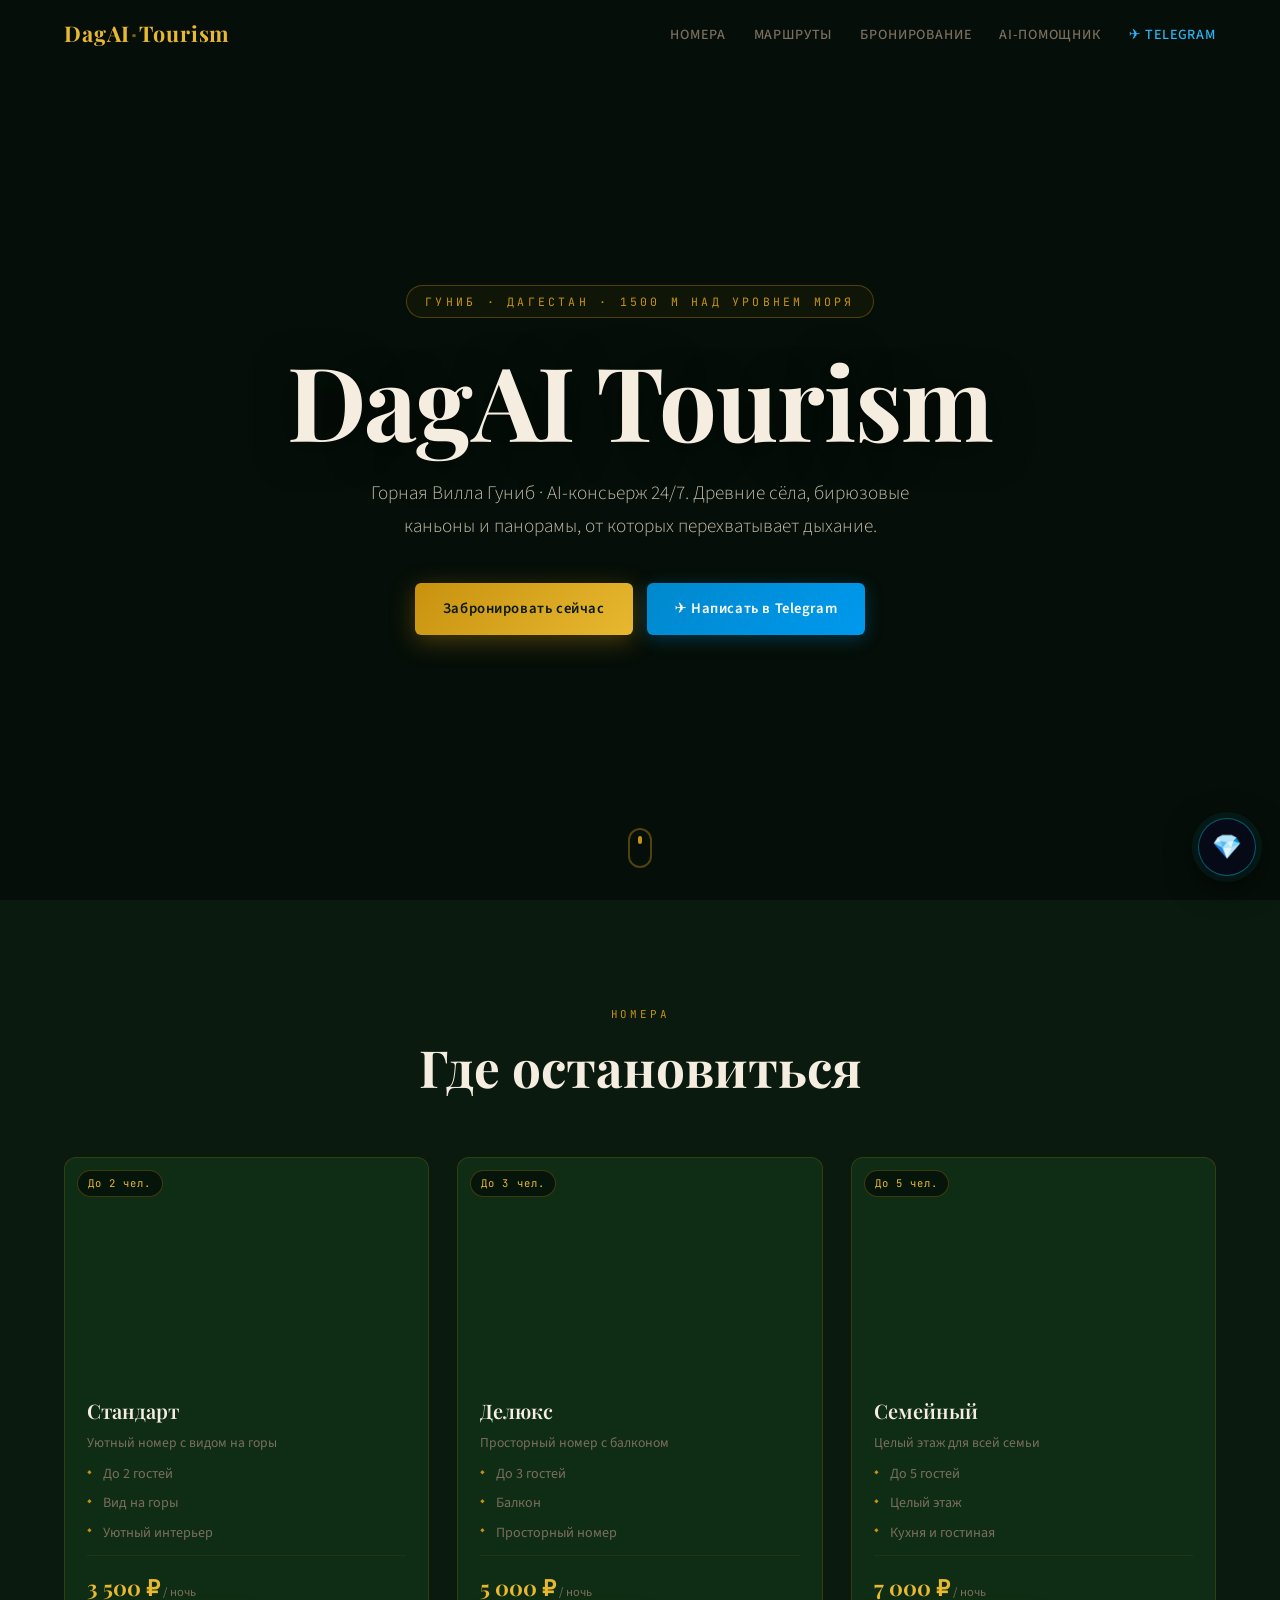
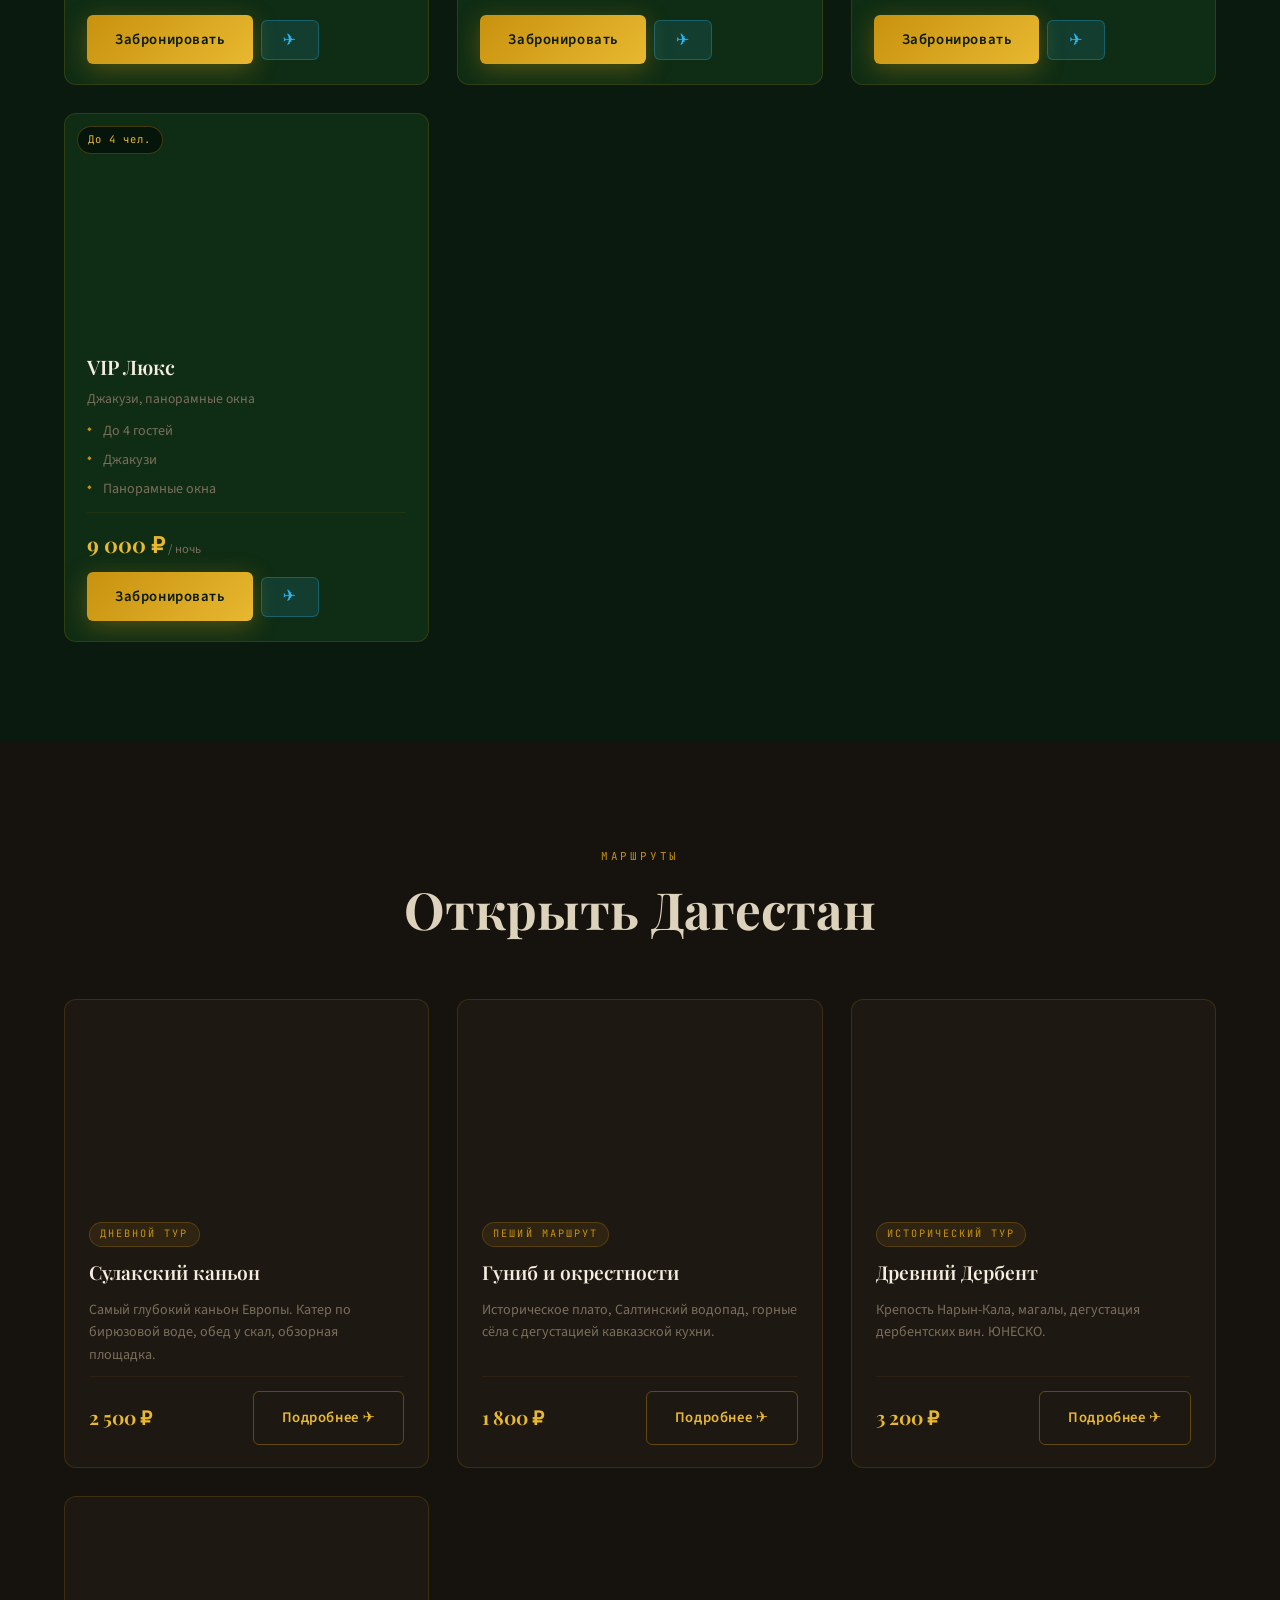
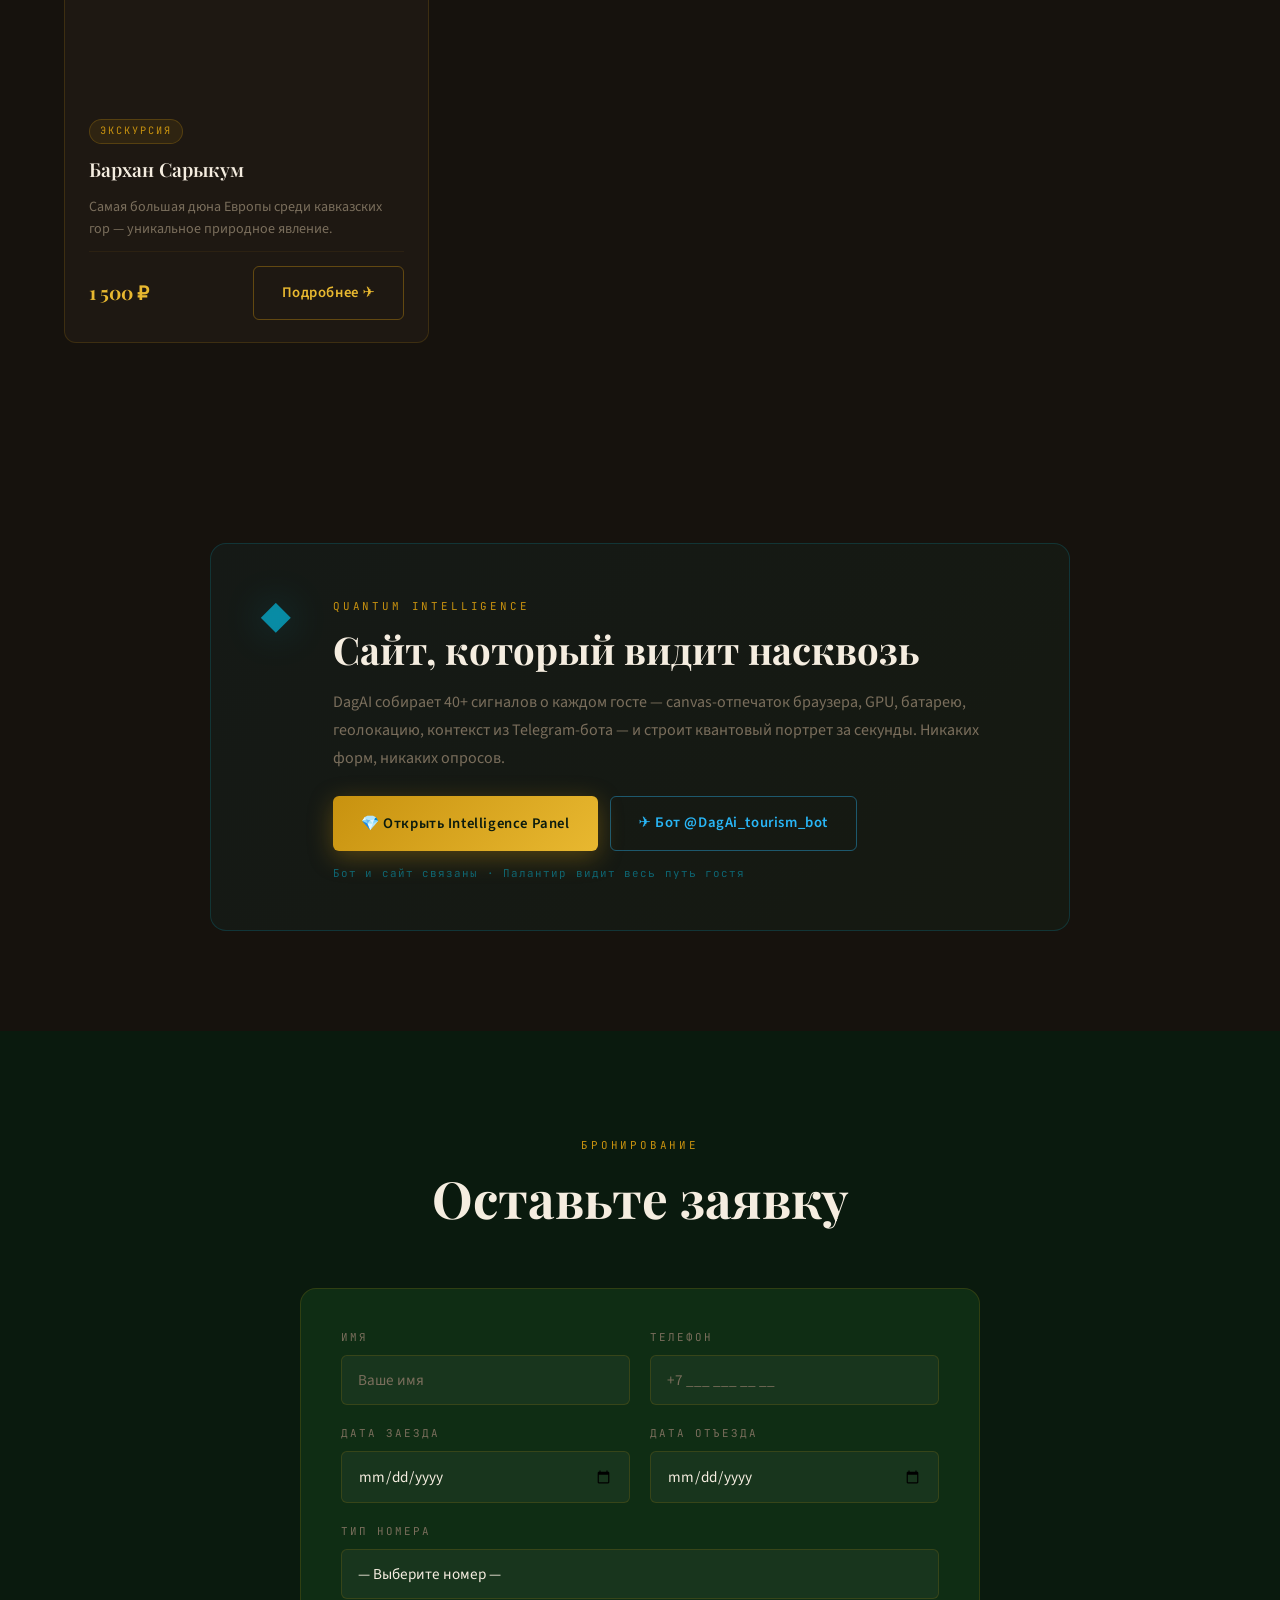
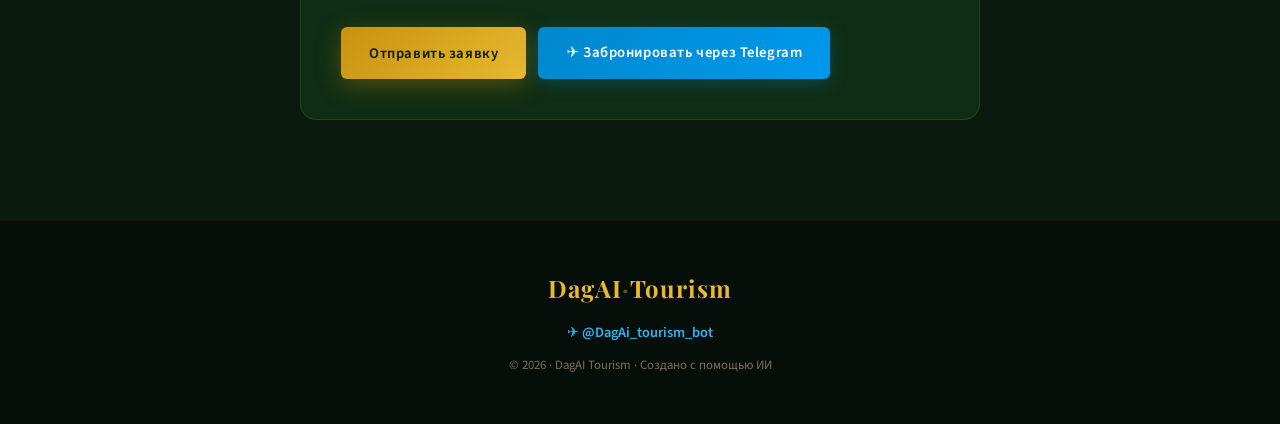
<file: index.html>
<!DOCTYPE html>
<html lang="ru">
<head>
  <meta charset="UTF-8">
  <meta name="viewport" content="width=device-width, initial-scale=1, viewport-fit=cover">
  <title>DagAI Tourism — Горная Вилла Гуниб · AI-консьерж 24/7</title>
  <meta name="description" content="Люксовая горная вилла в Дагестане (Гуниб). Бронирование номеров, авторские маршруты по Сулакскому каньону и Дербенту, AI-консьерж 24/7.">
  <meta name="theme-color" content="#0f3a1f">
  <meta property="og:title" content="DagAI Tourism · Горная Вилла Гуниб">
  <meta property="og:description" content="Люксовая горная вилла в Дагестане. AI-консьерж 24/7.">
  <meta property="og:type" content="website">

  <link rel="preconnect" href="https://fonts.googleapis.com">
  <link rel="preconnect" href="https://fonts.gstatic.com" crossorigin>
  <link rel="stylesheet" href="https://fonts.googleapis.com/css2?family=Playfair+Display:wght@500;700&family=Source+Sans+3:wght@300;400;500;600&family=JetBrains+Mono:wght@400;500;700&display=swap">

  <link rel="stylesheet" href="styles.css">
  <link rel="stylesheet" href="css/palantir.css?v=20260522">
</head>
<body>

<!-- NAV -->
<nav class="nav" aria-label="Главная навигация">
  <div class="container nav__inner">
    <a href="#hero" class="nav__brand">DagAI<span class="nav__brand-mark">·</span>Tourism</a>
    <ul class="nav__menu">
      <li><a href="#rooms">Номера</a></li>
      <li><a href="#routes">Маршруты</a></li>
      <li><a href="#booking">Бронирование</a></li>
      <li><a href="#ai">AI-помощник</a></li>
      <li><a href="https://t.me/DagAi_tourism_bot" target="_blank" rel="noopener" class="nav__tg-link">✈ Telegram</a></li>
    </ul>
    <button class="nav__burger" type="button" aria-label="Открыть меню">
      <span></span><span></span><span></span>
    </button>
  </div>
</nav>

<!-- HERO -->
<header id="hero" class="hero">
  <div class="hero__bg" aria-hidden="true"></div>
  <div class="container hero__inner">
    <span class="hero__eyebrow">Гуниб · Дагестан · 1500 м над уровнем моря</span>
    <h1 class="hero__title">DagAI Tourism</h1>
    <p class="hero__sub">Горная Вилла Гуниб · AI-консьерж 24/7. Древние сёла, бирюзовые каньоны и панорамы, от которых перехватывает дыхание.</p>
    <div class="hero__cta">
      <a href="#booking" class="btn btn--gold">Забронировать сейчас</a>
      <a href="https://t.me/DagAi_tourism_bot?start=site_hero" target="_blank" rel="noopener" class="btn btn--tg">✈ Написать в Telegram</a>
    </div>
  </div>
  <div class="hero__scroll" aria-hidden="true"></div>
</header>

<!-- ROOMS -->
<section id="rooms" class="section section--green">
  <div class="container">
    <div class="section__head" data-reveal>
      <span class="section__eyebrow">Номера</span>
      <h2>Где остановиться</h2>
    </div>
    <div id="rooms-grid" class="rooms-grid" data-reveal></div>
  </div>
</section>

<!-- ROUTES -->
<section id="routes" class="section section--stone">
  <div class="container">
    <div class="section__head" data-reveal>
      <span class="section__eyebrow">Маршруты</span>
      <h2 style="color: var(--green);">Открыть Дагестан</h2>
    </div>
    <div id="routes-grid" class="routes-grid" data-reveal></div>
  </div>
</section>

<!-- AI ASSISTANT -->
<section id="ai" class="section section--stone">
  <div class="container" data-reveal>
    <div class="ai-teaser">
      <div class="ai-teaser__icon" aria-hidden="true">◆</div>
      <div>
        <span class="section__eyebrow">Quantum Intelligence</span>
        <h2 class="ai-teaser__title">Сайт, который видит насквозь</h2>
        <p class="ai-teaser__text">DagAI собирает 40+ сигналов о каждом госте — canvas-отпечаток браузера, GPU, батарею, геолокацию, контекст из Telegram-бота — и строит квантовый портрет за секунды. Никаких форм, никаких опросов.</p>
        <div class="ai-teaser__actions">
          <button class="btn btn--gold" onclick="document.getElementById('palantir-trigger').click()">💎 Открыть Intelligence Panel</button>
          <a href="https://t.me/DagAi_tourism_bot?start=site_ai" target="_blank" rel="noopener" class="btn btn--tg-outline">✈ Бот @DagAi_tourism_bot</a>
        </div>
        <p class="ai-teaser__hint">Бот и сайт связаны · Палантир видит весь путь гостя</p>
      </div>
    </div>
  </div>
</section>

<!-- BOOKING -->
<section id="booking" class="section section--green">
  <div class="container">
    <div class="section__head" data-reveal>
      <span class="section__eyebrow">Бронирование</span>
      <h2>Оставьте заявку</h2>
    </div>
    <form id="booking-form" class="booking-form" data-reveal autocomplete="off" novalidate>
      <div class="booking-form__field">
        <label for="bf-name">Имя</label>
        <input id="bf-name" name="name" type="text" placeholder="Ваше имя" required>
      </div>
      <div class="booking-form__field">
        <label for="bf-phone">Телефон</label>
        <input id="bf-phone" name="phone" type="tel" placeholder="+7 ___ ___ __ __" required>
      </div>
      <div class="booking-form__field">
        <label for="bf-checkin">Дата заезда</label>
        <input id="bf-checkin" name="checkin" type="date" required>
      </div>
      <div class="booking-form__field">
        <label for="bf-checkout">Дата отъезда</label>
        <input id="bf-checkout" name="checkout" type="date" required>
      </div>
      <div class="booking-form__field booking-form__field--full">
        <label for="bf-room">Тип номера</label>
        <select id="bf-room" name="roomType" required>
          <option value="">— Выберите номер —</option>
        </select>
      </div>
      <div class="booking-form__submit">
        <button type="submit" class="btn btn--gold">Отправить заявку</button>
        <a href="https://t.me/DagAi_tourism_bot?start=booking" target="_blank" rel="noopener" class="btn btn--tg">✈ Забронировать через Telegram</a>
      </div>
    </form>
  </div>
</section>

<!-- FOOTER -->
<footer class="footer">
  <div class="container">
    <div class="footer__brand">DagAI<span class="footer__brand-mark">·</span>Tourism</div>
    <div class="footer__tg">
      <a href="https://t.me/DagAi_tourism_bot" target="_blank" rel="noopener">✈ @DagAi_tourism_bot</a>
    </div>
    <div>© <span id="year">2026</span> · DagAI Tourism · Создано с помощью ИИ</div>
  </div>
</footer>

<!-- Palantir Intelligence Panel -->
<button id="palantir-trigger" class="pal-trigger" type="button" aria-label="Открыть Intelligence Panel">💎</button>
<div id="palantir-root"></div>

<script type="module" src="js/main.js?v=20260522"></script>

</body>
</html>
</file>
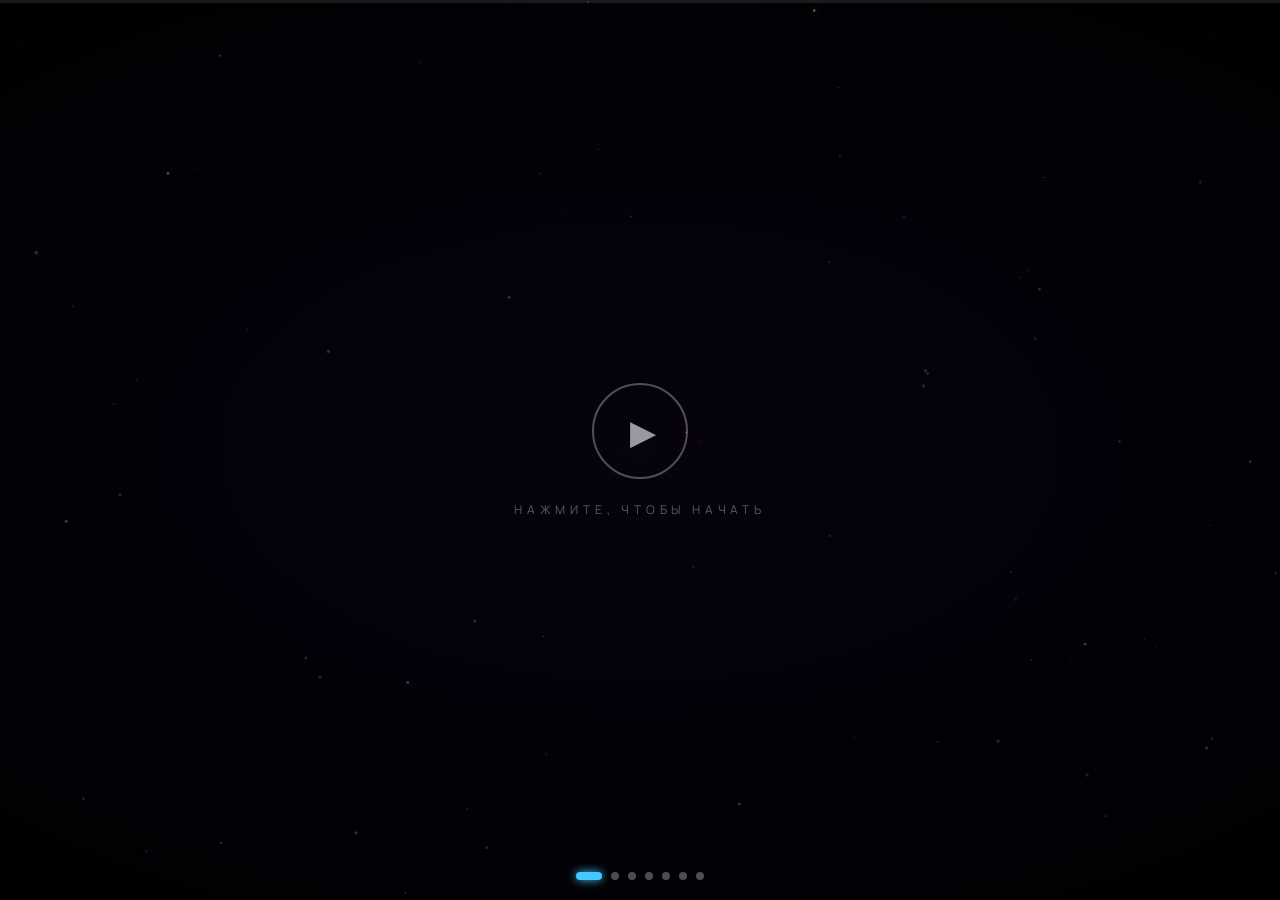
<file: puer-tochka/index.html>
<!DOCTYPE html>
<html lang="ru">
<head>
  <meta charset="UTF-8">
  <meta name="viewport" content="width=device-width,initial-scale=1,maximum-scale=1,user-scalable=no,viewport-fit=cover">
  <title>Пуэр Точка — Чайная для души и здоровья</title>
  <meta name="description" content="Пуэр Точка — чайная для души и здоровья. Коллекционный пуэр, классика тегуанинь и многое другое.">
  <link rel="manifest" href="manifest.json">
  <meta name="theme-color" content="#000000">
  <meta name="mobile-web-app-capable" content="yes">
  <meta name="apple-mobile-web-app-capable" content="yes">
  <meta name="apple-mobile-web-app-status-bar-style" content="black">
  <meta name="apple-mobile-web-app-title" content="Пуэр Точка">
  <link rel="apple-touch-icon" href="icons/apple-touch-icon.png">
  <link rel="icon" type="image/png" sizes="192x192" href="icons/icon-192.png">
  <link rel="preconnect" href="https://fonts.googleapis.com">
  <link rel="preconnect" href="https://fonts.gstatic.com" crossorigin>
  <link rel="stylesheet" href="https://fonts.googleapis.com/css2?family=Cormorant+Garamond:wght@600;700&family=Manrope:wght@400;500;600;700&display=swap">
  <link rel="stylesheet" href="styles.css">
</head>
<body>

<!-- фон -->
<div class="bg"></div>
<!-- пыль canvas -->
<canvas id="dust"></canvas>

<!-- PLAY экран (как в референсе) -->
<div id="playScreen">
  <div class="play-ring" id="playBtn">
    <span class="play-icon">▶</span>
  </div>
  <p class="play-hint">Нажмите, чтобы начать</p>
</div>

<!-- Слайдер -->
<main id="slider" class="slider">

  <!-- 1 — вывеска -->
  <section class="slide is-first" data-slide data-hue="198" style="--img:url('img/slide1.jpg')">
    <div class="slide__bg"></div><div class="slide__shade"></div>
    <div class="content">
      <h1 class="neon n-cyan fit" data-anim="top" data-delay="0">ПУЭР ТОЧКА</h1>
      <p  class="neon n-gold sub" data-anim="up"  data-delay="220">Чайная для души и здоровья <span class="emo">💪</span></p>
    </div>
  </section>

  <!-- 2 — витрина, чаи → Тегуанинь -->
  <section class="slide" data-slide data-hue="42" style="--img:url('img/slide2.jpg')">
    <div class="slide__bg"></div><div class="slide__shade"></div>
    <div class="content">
      <span class="neon n-gold eyebrow" data-anim="left" data-delay="0">Классика</span>
      <h2  class="neon n-cyan fit"     data-anim="top"  data-delay="160">Тегуанинь</h2>
    </div>
  </section>

  <!-- 3 — блин пуэра в коробке → Пуэр -->
  <section class="slide" data-slide data-hue="330" style="--img:url('img/slide3.jpg')">
    <div class="slide__bg"></div><div class="slide__shade"></div>
    <div class="content">
      <span class="neon n-gold eyebrow" data-anim="left" data-delay="0">Коллекция</span>
      <h2  class="neon n-rose fit"     data-anim="top"  data-delay="160">Пуэр</h2>
      <p   class="neon n-cyan sub"     data-anim="up"   data-delay="340">Коллекционный, выдержанный</p>
    </div>
  </section>

  <!-- 4 -->
  <section class="slide" data-slide data-hue="198" style="--img:url('img/slide4.jpg')">
    <div class="slide__bg"></div><div class="slide__shade"></div>
    <div class="content">
      <h2 class="neon n-cyan fit" data-anim="top" data-delay="0">…и многое другое</h2>
      <p  class="neon n-gold sub" data-anim="up"  data-delay="200">Целый мир вкуса ждёт вас</p>
    </div>
  </section>

  <!-- 5 -->
  <section class="slide" data-slide data-hue="42" style="--img:url('img/slide5.jpg')">
    <div class="slide__bg"></div><div class="slide__shade"></div>
    <div class="content">
      <span class="neon n-rose eyebrow" data-anim="left" data-delay="0">Мастерство</span>
      <h2  class="neon n-gold fit"     data-anim="top"  data-delay="160">Изысканный вкус от мастера</h2>
    </div>
  </section>

  <!-- 6 -->
  <section class="slide" data-slide data-hue="330" style="--img:url('img/slide6.jpg')">
    <div class="slide__bg"></div><div class="slide__shade"></div>
    <div class="content">
      <h2 class="neon n-rose fit" data-anim="top" data-delay="0">Вайб обеспечен <span class="emo">🚀</span></h2>
    </div>
  </section>

  <!-- 7 -->
  <section class="slide" data-slide data-hue="198" style="--img:url('img/slide7.jpg')">
    <div class="slide__bg"></div><div class="slide__shade"></div>
    <div class="content">
      <h1 class="neon n-cyan fit" data-anim="top" data-delay="0">ПУЭР ТОЧКА</h1>
      <p  class="neon n-gold sub" data-anim="up"  data-delay="220">Ждём вас в гости <span class="emo">🍵</span></p>
    </div>
  </section>

  <div class="progress"><span class="progress__bar" id="pbar"></span></div>
  <button class="tz tz--prev" type="button" aria-label="Назад"></button>
  <button class="tz tz--next" type="button" aria-label="Далее"></button>
  <nav class="dots" id="dots"></nav>
</main>

<script src="app.js"></script>
</body>
</html>
</file>
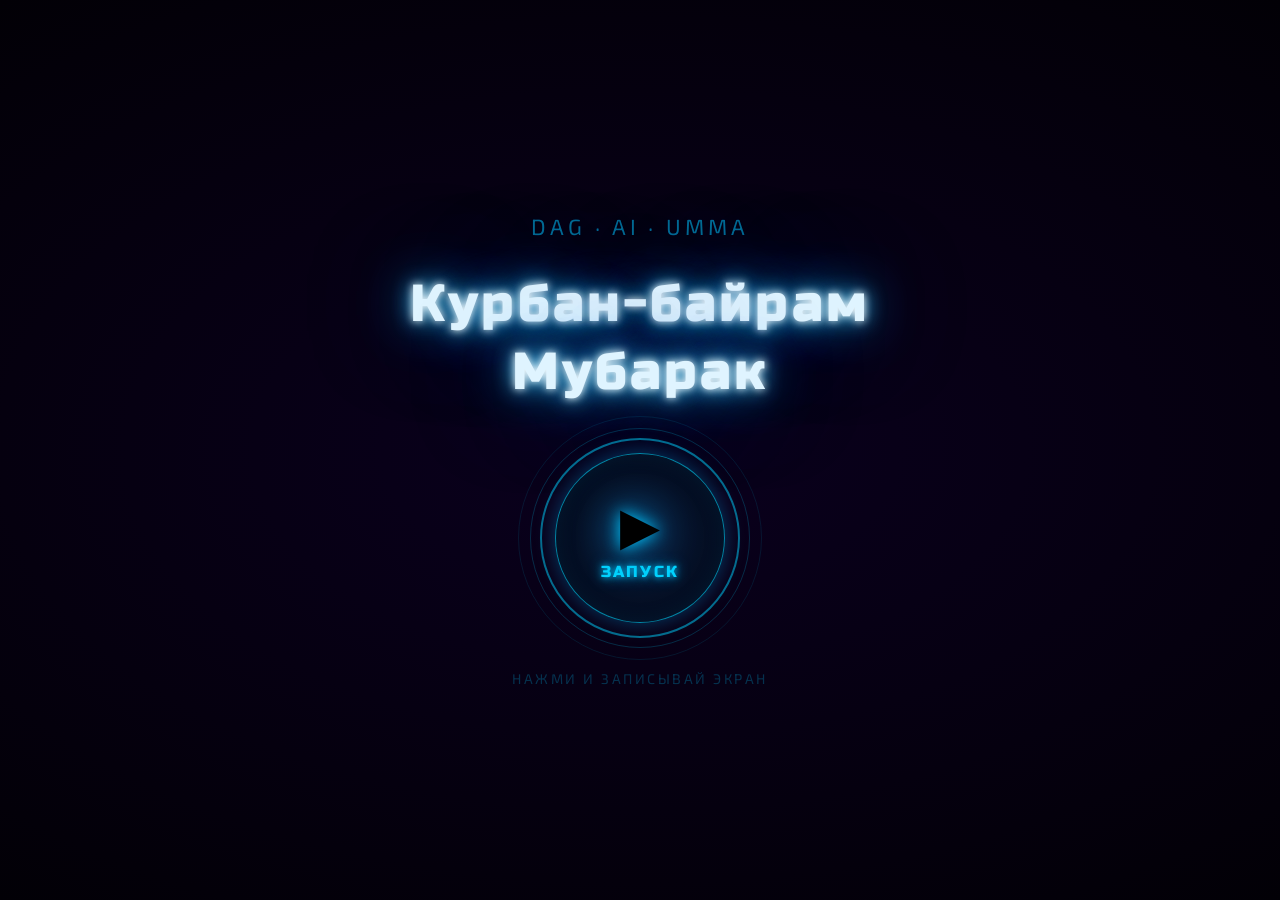
<file: kurban-standalone.html>
<!DOCTYPE html>
<html lang="ru">
<head>
<meta charset="UTF-8">
<meta name="viewport" content="width=device-width,initial-scale=1,maximum-scale=1,user-scalable=no,viewport-fit=cover">
<meta name="apple-mobile-web-app-capable" content="yes">
<meta name="apple-mobile-web-app-status-bar-style" content="black">
<meta name="theme-color" content="#000000">
<title>Курбан-байрам Мубарак</title>
<link rel="preconnect" href="https://fonts.googleapis.com">
<link href="https://fonts.googleapis.com/css2?family=Russo+One&family=Exo+2:ital,wght@0,300;0,400;0,600;1,300;1,400&display=swap" rel="stylesheet">
<style>
*{margin:0;padding:0;box-sizing:border-box;-webkit-tap-highlight-color:transparent}

html,body{
  width:100%;height:100%;
  background:#000;
  overflow:hidden;
  font-family:'Exo 2','Roboto','Helvetica Neue',sans-serif;
}

/* CRT scanline */
body::before{
  content:'';position:fixed;inset:0;
  background:repeating-linear-gradient(
    0deg,transparent,transparent 3px,
    rgba(255,255,255,.0032) 3px,rgba(255,255,255,.0032) 4px
  );
  pointer-events:none;z-index:3;
}

/* Deep space background */
.bg{
  position:fixed;inset:0;
  background:radial-gradient(ellipse 120% 90% at 50% 35%,
    #08001f 0%,#040012 35%,#010008 65%,#000 100%);
  z-index:0;
}

canvas{position:fixed;inset:0;z-index:5;pointer-events:none}

/* ══ SPLASH / START SCREEN ══ */
#splash{
  position:fixed;inset:0;z-index:100;
  display:flex;flex-direction:column;
  align-items:center;justify-content:center;
  gap:32px;
  background:radial-gradient(ellipse 100% 80% at 50% 50%,#0a001e,#000);
  transition:opacity .8s ease;
}
#splash.hide{opacity:0;pointer-events:none}

.splash-title{
  font-family:'Russo One','Impact',sans-serif;
  font-size:clamp(20px,6vw,52px);
  letter-spacing:.06em;
  text-align:center;
  line-height:1.3;
  color:#dff4ff;
  text-shadow:0 0 8px #fff,0 0 20px #44c8ff,0 0 48px #009ee0,0 0 100px rgba(0,80,200,.5);
  padding:0 8vw;
}

.splash-sub{
  font-size:clamp(12px,3.5vw,22px);
  color:rgba(0,200,255,.55);
  letter-spacing:.18em;
  text-transform:uppercase;
}

.btn-start{
  position:relative;
  width:clamp(130px,38vw,200px);
  height:clamp(130px,38vw,200px);
  border-radius:50%;
  background:transparent;
  border:none;
  cursor:pointer;
  outline:none;
  display:flex;align-items:center;justify-content:center;
  -webkit-appearance:none;
}
.btn-ring{
  position:absolute;inset:0;border-radius:50%;
  border:2px solid rgba(0,212,255,.5);
  animation:ringPulse 2s ease-in-out infinite;
}
.btn-ring2{
  position:absolute;inset:-10px;border-radius:50%;
  border:1px solid rgba(0,212,255,.2);
  animation:ringPulse 2s ease-in-out infinite .4s;
}
.btn-ring3{
  position:absolute;inset:-22px;border-radius:50%;
  border:1px solid rgba(0,212,255,.1);
  animation:ringPulse 2s ease-in-out infinite .8s;
}
.btn-inner{
  width:clamp(110px,32vw,170px);
  height:clamp(110px,32vw,170px);
  border-radius:50%;
  background:radial-gradient(circle,#0a1a3a 0%,#040e22 60%,#020810 100%);
  border:1.5px solid rgba(0,212,255,.6);
  box-shadow:0 0 20px rgba(0,150,220,.4),inset 0 0 20px rgba(0,100,180,.15);
  display:flex;flex-direction:column;
  align-items:center;justify-content:center;
  gap:6px;
  transition:box-shadow .15s;
}
.btn-start:active .btn-inner{
  box-shadow:0 0 40px rgba(0,200,255,.8),inset 0 0 30px rgba(0,150,220,.3);
}
.btn-play{
  font-size:clamp(28px,9vw,52px);
  filter:drop-shadow(0 0 8px #00c8ff) drop-shadow(0 0 20px #0090d0);
}
.btn-label{
  font-family:'Russo One','Impact',sans-serif;
  font-size:clamp(10px,3vw,16px);
  letter-spacing:.14em;
  color:#00d4ff;
  text-shadow:0 0 6px #00c8ff,0 0 14px #0090d0;
}

@keyframes ringPulse{
  0%,100%{transform:scale(1);opacity:.6}
  50%{transform:scale(1.08);opacity:1}
}

/* ══ CONTENT ══ */
#wrap{
  position:fixed;inset:0;z-index:20;
  display:flex;flex-direction:column;
  align-items:center;justify-content:center;
  padding:env(safe-area-inset-top,0px) 5vw env(safe-area-inset-bottom,0px);
  overflow:hidden;
}

.content{
  display:flex;flex-direction:column;
  align-items:center;text-align:center;
  width:100%;gap:clamp(3px,1.2vw,11px);
}

/* Text lines */
.neon{
  display:block;opacity:0;
  will-change:transform,opacity,filter;
  white-space:nowrap;line-height:1.22;
}

/* Font roles */
.fhero{
  font-family:'Russo One','Impact',sans-serif;
  font-size:clamp(22px,7vw,64px);
  letter-spacing:.05em;
}
.fbody{
  font-size:clamp(12px,3.6vw,33px);
  font-weight:300;letter-spacing:.022em;
}
.fitalic{
  font-size:clamp(11px,3.4vw,30px);
  font-weight:400;font-style:italic;letter-spacing:.018em;
}
.fgreet{
  font-size:clamp(14px,4.5vw,40px);
  font-weight:600;letter-spacing:.025em;
}
.flink{
  font-family:'Russo One','Impact',sans-serif;
  font-size:clamp(16px,5.5vw,50px);
  letter-spacing:.07em;
  text-decoration:none;
  display:block;
}

/* Color themes */
.cblue{color:#dff4ff;text-shadow:0 0 4px #fff,0 0 10px #b0e8ff,0 0 22px #44c8ff,0 0 50px #009ee0,0 0 90px #004db8}
.ccyan{color:#d8fff8;text-shadow:0 0 4px #fff,0 0 10px #90ffe8,0 0 22px #00ffc8,0 0 50px #00bfa0,0 0 88px #006860}
.cgold{color:#fff6c0;text-shadow:0 0 4px #fff,0 0 10px #ffe090,0 0 22px #ffc020,0 0 50px #de7800,0 0 90px #9e4800}
.cpurp{color:#eedcff;text-shadow:0 0 4px #fff,0 0 10px #cc90ff,0 0 22px #9c40ff,0 0 50px #6800d8,0 0 88px #3c0080}
.cpink{color:#ffecf4;text-shadow:0 0 4px #fff,0 0 10px #ffaacc,0 0 22px #ff4090,0 0 50px #d60060,0 0 88px #920040}
.cwhite{color:#fff;text-shadow:0 0 4px #fff,0 0 14px rgba(255,255,255,.95),0 0 32px rgba(255,255,255,.65),0 0 70px rgba(255,255,255,.3)}
.cgreen{color:#ccffe0;text-shadow:0 0 4px #fff,0 0 10px #80ffa0,0 0 22px #00e040,0 0 50px #00a030,0 0 88px #005820}

.div{
  width:52%;height:1px;margin:1px 0;opacity:0;
  background:linear-gradient(90deg,transparent,rgba(0,210,255,.65),transparent);
}

/* ── Entry keyframes ── */
@keyframes fromLeft{
  from{opacity:0;transform:translateX(-110px) scale(.88);filter:blur(12px)}
  to{opacity:1;transform:none;filter:blur(0)}
}
@keyframes fromRight{
  from{opacity:0;transform:translateX(110px) scale(.88);filter:blur(12px)}
  to{opacity:1;transform:none;filter:blur(0)}
}
@keyframes fromTop{
  from{opacity:0;transform:translateY(-70px) scale(.9);filter:blur(8px)}
  to{opacity:1;transform:none;filter:blur(0)}
}
@keyframes fromBot{
  from{opacity:0;transform:translateY(70px) scale(.9);filter:blur(8px)}
  to{opacity:1;transform:none;filter:blur(0)}
}
@keyframes zoomIn{
  from{opacity:0;transform:scale(.45) translateY(18px);filter:blur(16px)}
  to{opacity:1;transform:none;filter:blur(0)}
}

/* ── Breath loops ── */
@keyframes bBlue{
  0%,100%{text-shadow:0 0 4px #fff,0 0 10px #b0e8ff,0 0 22px #44c8ff,0 0 50px #009ee0,0 0 90px #004db8}
  50%{text-shadow:0 0 8px #fff,0 0 22px #d0f4ff,0 0 42px #70d8ff,0 0 85px #00b0e8,0 0 160px #005cc8}
}
@keyframes bCyan{
  0%,100%{text-shadow:0 0 4px #fff,0 0 10px #90ffe8,0 0 22px #00ffc8,0 0 50px #00bfa0,0 0 88px #006860}
  50%{text-shadow:0 0 8px #fff,0 0 22px #b0fff0,0 0 44px #40ffe0,0 0 90px #00d0b0,0 0 160px #008878}
}
@keyframes bGold{
  0%,100%{text-shadow:0 0 4px #fff,0 0 10px #ffe090,0 0 22px #ffc020,0 0 50px #de7800,0 0 90px #9e4800}
  50%{text-shadow:0 0 8px #fff,0 0 22px #fff8a0,0 0 44px #ffd040,0 0 90px #e89000,0 0 160px #be6000}
}
@keyframes bPurp{
  0%,100%{text-shadow:0 0 4px #fff,0 0 10px #cc90ff,0 0 22px #9c40ff,0 0 50px #6800d8,0 0 88px #3c0080}
  50%{text-shadow:0 0 8px #fff,0 0 22px #e0b0ff,0 0 46px #b860ff,0 0 95px #8820e8,0 0 170px #5c00a8}
}
@keyframes bPink{
  0%,100%{text-shadow:0 0 4px #fff,0 0 10px #ffaacc,0 0 22px #ff4090,0 0 50px #d60060,0 0 88px #920040}
  50%{text-shadow:0 0 8px #fff,0 0 22px #ffd0e8,0 0 46px #ff68a8,0 0 96px #e81870,0 0 170px #bc0052}
}
@keyframes bWhite{
  0%,100%{text-shadow:0 0 4px #fff,0 0 14px rgba(255,255,255,.95),0 0 32px rgba(255,255,255,.65),0 0 70px rgba(255,255,255,.3)}
  50%{text-shadow:0 0 8px #fff,0 0 26px #fff,0 0 60px rgba(255,255,255,.85),0 0 120px rgba(255,255,255,.5)}
}
@keyframes bLink{
  0%,100%{text-shadow:0 0 4px #fff,0 0 10px #90ffe8,0 0 22px #00ffc8,0 0 50px #00bfa0,0 0 88px #006860,0 0 180px #003838}
  50%{text-shadow:0 0 10px #fff,0 0 24px #b0fff0,0 0 50px #40ffe0,0 0 105px #00d0b0,0 0 200px #008878}
}
@keyframes divPulse{0%,100%{opacity:.38}50%{opacity:.85}}
</style>
</head>
<body>
<div class="bg"></div>
<canvas id="c"></canvas>

<!-- ══ СТАРТ ЭКРАН ══ -->
<div id="splash">
  <p class="splash-sub">DAG · AI · UMMA</p>
  <p class="splash-title">Курбан-байрам<br>Мубарак</p>
  <button class="btn-start" id="btnStart" aria-label="Запустить анимацию">
    <div class="btn-ring"></div>
    <div class="btn-ring2"></div>
    <div class="btn-ring3"></div>
    <div class="btn-inner">
      <span class="btn-play">▶</span>
      <span class="btn-label">ЗАПУСК</span>
    </div>
  </button>
  <p class="splash-sub" style="font-size:clamp(9px,2.5vw,14px);opacity:.45">нажми и записывай экран</p>
</div>

<!-- ══ АНИМАЦИЯ ══ -->
<div id="wrap">
  <div class="content">
    <span class="neon fhero  cblue"  id="l01">2 миллиона людей.</span>
    <span class="neon fbody  ccyan"  id="l02">Разные языки, страны, судьбы —</span>
    <span class="neon fbody  ccyan"  id="l03">и все движутся в одну точку,</span>
    <span class="neon fbody  ccyan"  id="l04">как данные в единую систему.</span>
    <div class="div" id="d1"></div>
    <span class="neon fitalic cgold" id="l05">Ни один алгоритм в мире не объяснит эту силу —</span>
    <span class="neon fbody  cgold"  id="l06">только вера. ☝️</span>
    <div class="div" id="d2"></div>
    <span class="neon fbody  cpurp"  id="l07">Это живой код Всевышнего,</span>
    <span class="neon fbody  cpurp"  id="l08">запущенный 1400 лет назад</span>
    <span class="neon fbody  cpurp"  id="l09">и работающий без единого сбоя —</span>
    <span class="neon fbody  cpink"  id="l10">пока системы мира считают прибыль,</span>
    <span class="neon fbody  cpink"  id="l11">здесь считают шаги к Аллаху.</span>
    <div class="div" id="d3"></div>
    <span class="neon fbody  cgold"  id="l12">Мы часть этой системы —</span>
    <span class="neon fbody  cgold"  id="l13">и это не случайность.</span>
    <div class="div" id="d4"></div>
    <span class="neon fgreet cwhite" id="l14">Курбан-байрам Мубарак, умма — 🕋🤲</span>
    <span class="neon fgreet cgold"  id="l15">пусть Он примет от всех нас.</span>
    <a class="neon flink   ccyan"  id="l16"
       href="https://t.me/islam_dag_ai" target="_blank" rel="noopener">@islam_dag_ai</a>
  </div>
</div>

<script>
(function(){
  /* ─── Particles ─── */
  var C=document.getElementById('c'),ctx=C.getContext('2d');
  function rsz(){C.width=innerWidth;C.height=innerHeight;}
  rsz();addEventListener('resize',rsz);

  var HUE=[198,160,280,42,330,130,220,260];
  var amb=Array.from({length:88},function(_,i){
    return{x:Math.random()*innerWidth,y:Math.random()*innerHeight,
      r:Math.random()*1.9+.15,vx:(Math.random()-.5)*.24,vy:-(Math.random()*.3+.04),
      alpha:Math.random()*.4+.04,hue:HUE[i%HUE.length],phase:Math.random()*Math.PI*2};
  });
  var bst=[];
  function burst(x,y,h,n){
    for(var i=0;i<n;i++){
      var a=Math.random()*Math.PI*2,s=Math.random()*12+2;
      bst.push({x:x,y:y,vx:Math.cos(a)*s,vy:Math.sin(a)*s-4,
        r:Math.random()*5+.5,alpha:1,hue:h,decay:Math.random()*.013+.009,grav:.19});
    }
  }
  function draw(){
    ctx.clearRect(0,0,C.width,C.height);
    var W=innerWidth,H=innerHeight;
    amb.forEach(function(p){
      p.phase+=.014;p.x+=p.vx+Math.sin(p.phase)*.24;p.y+=p.vy;
      if(p.y<-10){p.y=H+10;p.x=Math.random()*W;}
      if(p.x<-10||p.x>W+10){p.x=Math.random()*W;p.y=H+10;}
      ctx.save();ctx.shadowBlur=14;ctx.shadowColor='hsl('+p.hue+',90%,68%)';
      ctx.beginPath();ctx.arc(p.x,p.y,p.r,0,Math.PI*2);
      ctx.fillStyle='hsla('+p.hue+',90%,76%,'+p.alpha+')';ctx.fill();ctx.restore();
    });
    bst=bst.filter(function(p){return p.alpha>.01;});
    bst.forEach(function(p){
      p.x+=p.vx;p.y+=p.vy;p.vy+=p.grav;p.vx*=.967;p.alpha-=p.decay;p.r*=.984;
      ctx.save();ctx.shadowBlur=26;ctx.shadowColor='hsl('+p.hue+',98%,65%)';
      ctx.beginPath();ctx.arc(p.x,p.y,Math.max(.1,p.r),0,Math.PI*2);
      ctx.fillStyle='hsla('+p.hue+',98%,82%,'+p.alpha+')';ctx.fill();ctx.restore();
    });
    requestAnimationFrame(draw);
  }
  draw();

  /* ─── Font fit ─── */
  function fit(){
    document.querySelectorAll('.neon').forEach(function(el){
      el.style.fontSize='';
      requestAnimationFrame(function(){
        var mw=innerWidth*.95;
        if(el.scrollWidth>mw){
          var fs=parseFloat(getComputedStyle(el).fontSize);
          el.style.fontSize=(fs*(mw/el.scrollWidth))+'px';
        }
      });
    });
  }
  addEventListener('resize',fit);

  /* ─── Line animation ─── */
  var DUR=780;
  function animLine(id,enter,hue,loop,ldur,t){
    setTimeout(function(){
      var el=document.getElementById(id)||document.querySelector('#'+id);
      el.style.animation=enter+' '+DUR+'ms cubic-bezier(.18,1,.28,1) forwards';
      setTimeout(function(){
        var r=el.getBoundingClientRect();
        burst(r.left+r.width*.5,r.top+r.height*.5,hue,70);
      },Math.round(DUR*.62));
      setTimeout(function(){
        el.style.opacity='1';el.style.transform='none';
        el.style.filter='none';
        el.style.animation=loop+' '+ldur+'ms ease-in-out infinite';
      },DUR+65);
    },t);
  }
  function animDiv(id,t){
    setTimeout(function(){
      var el=document.getElementById(id);
      el.style.transition='opacity 650ms';el.style.opacity='1';
      setTimeout(function(){el.style.animation='divPulse 3s ease-in-out infinite';},650);
    },t);
  }

  /* ─── START button ─── */
  var started=false;
  document.getElementById('btnStart').addEventListener('click',function(){
    if(started)return;started=true;

    // Request fullscreen (best-effort)
    var el=document.documentElement;
    var rq=el.requestFullscreen||el.webkitRequestFullscreen||el.mozRequestFullScreen;
    if(rq)try{rq.call(el);}catch(e){}

    // Hide splash
    var splash=document.getElementById('splash');
    splash.classList.add('hide');
    setTimeout(function(){splash.style.display='none';},850);

    // Fit then sequence
    if(document.fonts&&document.fonts.ready){
      document.fonts.ready.then(start);
    }else{
      setTimeout(start,350);
    }
  });

  function start(){
    fit();
    var G=790,S=430;
    var t=180;
    animLine('l01','fromLeft',  198,'bBlue', 9000,t); t+=G;
    animLine('l02','fromRight', 160,'bCyan', 8000,t); t+=G;
    animLine('l03','fromLeft',  160,'bCyan', 8200,t); t+=G;
    animLine('l04','fromRight', 160,'bCyan', 7800,t); t+=S;
    animDiv('d1',t);                                   t+=S;
    animLine('l05','fromLeft',   42,'bGold', 8500,t); t+=G;
    animLine('l06','fromRight',  42,'bGold', 7200,t); t+=S;
    animDiv('d2',t);                                   t+=S;
    animLine('l07','fromLeft',  280,'bPurp', 8200,t); t+=G;
    animLine('l08','fromTop',   280,'bPurp', 8000,t); t+=G;
    animLine('l09','fromRight', 280,'bPurp', 8400,t); t+=G;
    animLine('l10','fromLeft',  330,'bPink', 7800,t); t+=G;
    animLine('l11','fromRight', 330,'bPink', 8000,t); t+=S;
    animDiv('d3',t);                                   t+=S;
    animLine('l12','fromLeft',   42,'bGold', 7800,t); t+=G;
    animLine('l13','fromRight',  42,'bGold', 7500,t); t+=S;
    animDiv('d4',t);                                   t+=S;
    animLine('l14','zoomIn',     60,'bWhite',8000,t); t+=G;
    animLine('l15','fromBot',    42,'bGold', 7500,t); t+=G;
    animLine('l16','zoomIn',    160,'bLink', 3800,t);
  }
})();
</script>
</body>
</html>
</file>
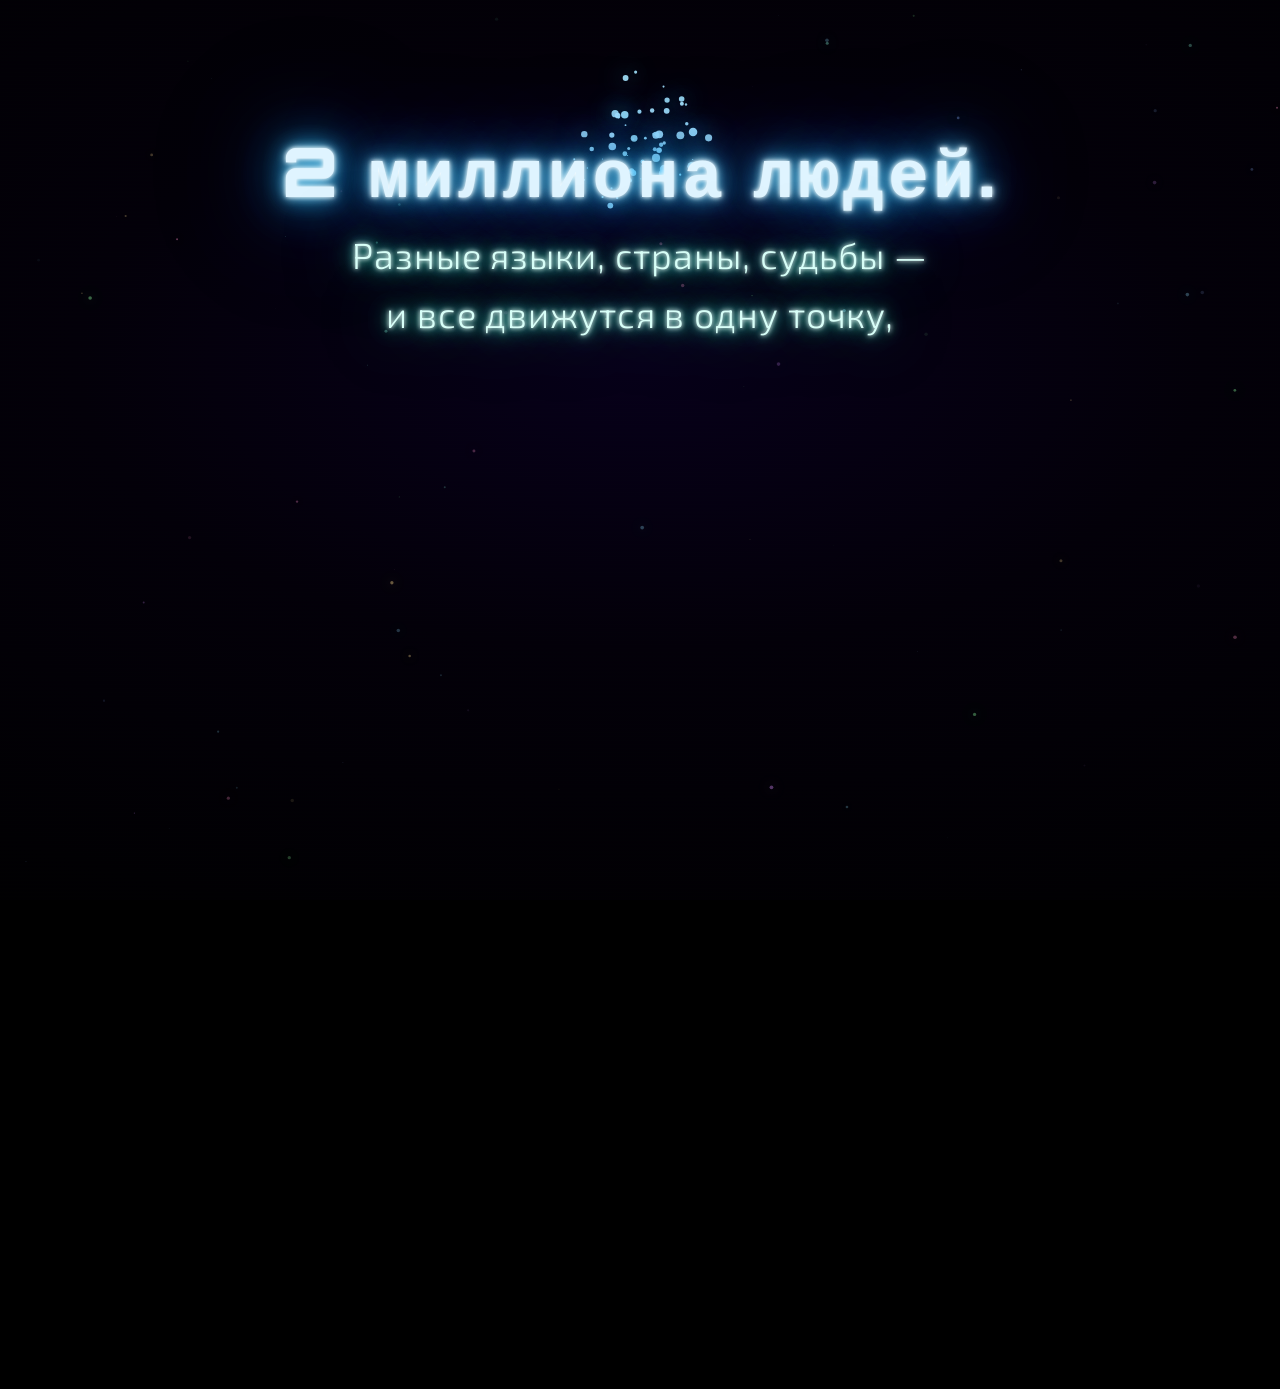
<file: kurban.html>
<!DOCTYPE html>
<html lang="ru">
<head>
<meta charset="UTF-8">
<meta name="viewport" content="width=device-width,initial-scale=1,maximum-scale=1,user-scalable=no,viewport-fit=cover">
<meta name="apple-mobile-web-app-capable" content="yes">
<meta name="theme-color" content="#000000">
<title>Курбан-байрам Мубарак</title>
<link rel="preconnect" href="https://fonts.googleapis.com">
<link href="https://fonts.googleapis.com/css2?family=Exo+2:ital,wght@0,300;0,400;0,600;0,700;1,300;1,400&family=Orbitron:wght@700;900&display=swap" rel="stylesheet">
<style>
*{margin:0;padding:0;box-sizing:border-box}
html,body{width:100%;background:#000;overflow-x:hidden}
body{
  display:flex;flex-direction:column;
  align-items:center;justify-content:flex-start;
  min-height:100vh;
}

/* Scanline CRT overlay */
body::before{
  content:'';position:fixed;inset:0;
  background:repeating-linear-gradient(0deg,transparent,transparent 3px,rgba(255,255,255,.0035) 3px,rgba(255,255,255,.0035) 4px);
  pointer-events:none;z-index:2
}

.bg{
  position:fixed;inset:0;
  background:radial-gradient(ellipse 110% 80% at 50% 40%,#07001a 0%,#030009 40%,#000 100%);
  z-index:0
}

canvas{position:fixed;inset:0;z-index:5;pointer-events:none}

.content{
  position:relative;z-index:20;
  display:flex;flex-direction:column;
  align-items:center;text-align:center;
  width:100%;max-width:960px;
  padding:10vw 5vw 12vw;
  gap:clamp(5px,1.8vw,16px);
}

/* Neon text base */
.neon{
  display:block;opacity:0;
  will-change:transform,opacity,filter;
  white-space:nowrap;
}

/* Font variants */
.fhero{
  font-family:'Orbitron',monospace;
  font-size:clamp(24px,7.5vw,68px);
  font-weight:900;letter-spacing:.06em;
}
.fbody{
  font-family:'Exo 2',sans-serif;
  font-size:clamp(13px,3.9vw,36px);
  font-weight:300;letter-spacing:.025em;
}
.fitalic{
  font-family:'Exo 2',sans-serif;
  font-size:clamp(13px,3.9vw,36px);
  font-weight:400;font-style:italic;letter-spacing:.02em;
}
.fgreet{
  font-family:'Exo 2',sans-serif;
  font-size:clamp(15px,4.8vw,44px);
  font-weight:600;letter-spacing:.03em;
}
.flink{
  font-family:'Orbitron',monospace;
  font-size:clamp(18px,6vw,56px);
  font-weight:700;letter-spacing:.07em;
  text-decoration:none;
}

/* Neon color palettes */
.cblue{
  color:#dff4ff;
  text-shadow:0 0 4px #fff,0 0 10px #b0e8ff,0 0 22px #44c8ff,0 0 50px #0099e0,0 0 90px #004db8,0 0 160px rgba(0,60,180,.35);
}
.ccyan{
  color:#d8fff8;
  text-shadow:0 0 4px #fff,0 0 10px #8cffec,0 0 22px #00ffc8,0 0 50px #00bfa0,0 0 90px #007060;
}
.cgold{
  color:#fff7d0;
  text-shadow:0 0 4px #fff,0 0 10px #ffe090,0 0 22px #ffc020,0 0 50px #de7800,0 0 90px #9e4800;
}
.cpurp{
  color:#eedcff;
  text-shadow:0 0 4px #fff,0 0 10px #d090ff,0 0 22px #a040ff,0 0 50px #7000d8,0 0 90px #40008a;
}
.cpink{
  color:#ffecf4;
  text-shadow:0 0 4px #fff,0 0 10px #ffaacf,0 0 22px #ff4090,0 0 50px #d80060,0 0 90px #940040;
}
.cwhite{
  color:#ffffff;
  text-shadow:0 0 4px #fff,0 0 12px rgba(255,255,255,.9),0 0 28px rgba(255,255,255,.6),0 0 60px rgba(255,255,255,.3);
}
.cgreen{
  color:#d0ffe0;
  text-shadow:0 0 4px #fff,0 0 10px #80ffa0,0 0 22px #00e040,0 0 50px #00a030,0 0 90px #005820;
}

/* Dividers */
.div{
  width:50%;height:1px;
  background:linear-gradient(90deg,transparent,rgba(0,200,255,.7),transparent);
  opacity:0;margin:2px 0;
}

/* Entry animations */
@keyframes fromLeft{
  from{opacity:0;transform:translateX(-100px) scale(.9);filter:blur(10px)}
  to{opacity:1;transform:none;filter:blur(0)}
}
@keyframes fromRight{
  from{opacity:0;transform:translateX(100px) scale(.9);filter:blur(10px)}
  to{opacity:1;transform:none;filter:blur(0)}
}
@keyframes fromTop{
  from{opacity:0;transform:translateY(-60px) scale(.92);filter:blur(8px)}
  to{opacity:1;transform:none;filter:blur(0)}
}
@keyframes fromBottom{
  from{opacity:0;transform:translateY(60px) scale(.92);filter:blur(8px)}
  to{opacity:1;transform:none;filter:blur(0)}
}
@keyframes zoomIn{
  from{opacity:0;transform:scale(.5) translateY(20px);filter:blur(14px)}
  to{opacity:1;transform:none;filter:blur(0)}
}

/* Loop breathe animations */
@keyframes bBlue{
  0%,100%{text-shadow:0 0 4px #fff,0 0 10px #b0e8ff,0 0 22px #44c8ff,0 0 50px #0099e0,0 0 90px #004db8}
  50%{text-shadow:0 0 8px #fff,0 0 20px #d0f4ff,0 0 40px #70d8ff,0 0 80px #00b0e8,0 0 150px #0060c8}
}
@keyframes bGold{
  0%,100%{text-shadow:0 0 4px #fff,0 0 10px #ffe090,0 0 22px #ffc020,0 0 50px #de7800,0 0 90px #9e4800}
  50%{text-shadow:0 0 8px #fff,0 0 20px #fff8b0,0 0 40px #ffd040,0 0 80px #e89000,0 0 150px #be6000}
}
@keyframes bPink{
  0%,100%{text-shadow:0 0 4px #fff,0 0 10px #ffaacf,0 0 22px #ff4090,0 0 50px #d80060,0 0 90px #940040}
  50%{text-shadow:0 0 8px #fff,0 0 20px #ffd0e8,0 0 44px #ff60a8,0 0 88px #e81070,0 0 160px #be0050}
}
@keyframes bPurp{
  0%,100%{text-shadow:0 0 4px #fff,0 0 10px #d090ff,0 0 22px #a040ff,0 0 50px #7000d8,0 0 90px #40008a}
  50%{text-shadow:0 0 8px #fff,0 0 20px #e0b0ff,0 0 44px #c060ff,0 0 88px #9020e8,0 0 160px #6000aa}
}
@keyframes bCyan{
  0%,100%{text-shadow:0 0 4px #fff,0 0 10px #8cffec,0 0 22px #00ffc8,0 0 50px #00bfa0,0 0 90px #007060}
  50%{text-shadow:0 0 8px #fff,0 0 20px #b0fff8,0 0 44px #40ffe0,0 0 88px #00d0b0,0 0 160px #008870}
}
@keyframes bWhite{
  0%,100%{text-shadow:0 0 4px #fff,0 0 12px rgba(255,255,255,.9),0 0 28px rgba(255,255,255,.6),0 0 60px rgba(255,255,255,.3)}
  50%{text-shadow:0 0 8px #fff,0 0 22px rgba(255,255,255,1),0 0 50px rgba(255,255,255,.8),0 0 100px rgba(255,255,255,.5)}
}
@keyframes bLink{
  0%,100%{text-shadow:0 0 4px #fff,0 0 10px #8cffec,0 0 22px #00ffc8,0 0 50px #00bfa0,0 0 90px #007060,0 0 180px #003a38}
  50%{text-shadow:0 0 10px #fff,0 0 22px #b0fff8,0 0 48px #40ffe0,0 0 100px #00d0b0,0 0 200px #008870}
}
@keyframes divFade{
  0%,100%{opacity:.4}50%{opacity:.9}
}
@keyframes flicker{
  0%,15%,17%,25%,100%{opacity:1}16%{opacity:.2}
}
</style>
</head>
<body>
<div class="bg"></div>
<canvas id="c"></canvas>

<div class="content">
  <span class="neon fhero cblue"    id="l01">2 миллиона людей.</span>

  <span class="neon fbody ccyan"    id="l02">Разные языки, страны, судьбы —</span>
  <span class="neon fbody ccyan"    id="l03">и все движутся в одну точку,</span>
  <span class="neon fbody ccyan"    id="l04">как данные в единую систему.</span>

  <div class="div" id="d1"></div>

  <span class="neon fitalic cgold"  id="l05">Ни один алгоритм в мире не объяснит эту силу —</span>
  <span class="neon fbody cgold"    id="l06">только вера. ☝️</span>

  <div class="div" id="d2"></div>

  <span class="neon fbody cpurp"    id="l07">Это живой код Всевышнего,</span>
  <span class="neon fbody cpurp"    id="l08">запущенный 1400 лет назад</span>
  <span class="neon fbody cpurp"    id="l09">и работающий без единого сбоя —</span>
  <span class="neon fbody cpink"    id="l10">пока системы мира считают прибыль,</span>
  <span class="neon fbody cpink"    id="l11">здесь считают шаги к Аллаху.</span>

  <div class="div" id="d3"></div>

  <span class="neon fbody cgold"    id="l12">Мы часть этой системы —</span>
  <span class="neon fbody cgold"    id="l13">и это не случайность.</span>

  <div class="div" id="d4"></div>

  <span class="neon fgreet cwhite"  id="l14">Курбан-байрам Мубарак, умма —</span>
  <span class="neon fgreet cgold"   id="l15">пусть Он примет от всех нас. 🕋🤲</span>

  <a class="flink cblue neon" id="l16" href="https://t.me/islam_dag_ai" target="_blank" rel="noopener">@islam_dag_ai</a>
</div>

<script>
(function(){
  /* ─── Canvas particles ─── */
  var C=document.getElementById('c'),ctx=C.getContext('2d');
  function rsz(){C.width=innerWidth;C.height=innerHeight;}
  rsz();addEventListener('resize',rsz);

  var HUES=[198,165,280,42,330,130,220];
  var amb=Array.from({length:90},function(_,i){
    return{
      x:Math.random()*innerWidth,
      y:Math.random()*innerHeight,
      r:Math.random()*1.8+.15,
      vx:(Math.random()-.5)*.22,
      vy:-(Math.random()*.28+.04),
      alpha:Math.random()*.38+.04,
      hue:HUES[i%HUES.length],
      phase:Math.random()*Math.PI*2
    };
  });
  var bst=[];

  function burst(x,y,hue,n){
    for(var i=0;i<n;i++){
      var a=Math.random()*Math.PI*2,s=Math.random()*11+2;
      bst.push({x:x,y:y,vx:Math.cos(a)*s,vy:Math.sin(a)*s-4,r:Math.random()*4.5+.5,alpha:1,hue:hue,decay:Math.random()*.013+.009,grav:.18});
    }
  }

  function draw(){
    ctx.clearRect(0,0,C.width,C.height);
    var W=innerWidth,H=innerHeight;
    amb.forEach(function(p){
      p.phase+=.014;
      p.x+=p.vx+Math.sin(p.phase)*.22;
      p.y+=p.vy;
      if(p.y<-10){p.y=H+10;p.x=Math.random()*W;}
      if(p.x<-10||p.x>W+10){p.x=Math.random()*W;p.y=H+10;}
      ctx.save();
      ctx.shadowBlur=14;ctx.shadowColor='hsl('+p.hue+',90%,68%)';
      ctx.beginPath();ctx.arc(p.x,p.y,p.r,0,Math.PI*2);
      ctx.fillStyle='hsla('+p.hue+',90%,76%,'+p.alpha+')';
      ctx.fill();ctx.restore();
    });
    bst=bst.filter(function(p){return p.alpha>.01;});
    bst.forEach(function(p){
      p.x+=p.vx;p.y+=p.vy;p.vy+=p.grav;p.vx*=.968;p.alpha-=p.decay;p.r*=.984;
      ctx.save();
      ctx.shadowBlur=24;ctx.shadowColor='hsl('+p.hue+',98%,65%)';
      ctx.beginPath();ctx.arc(p.x,p.y,Math.max(.1,p.r),0,Math.PI*2);
      ctx.fillStyle='hsla('+p.hue+',98%,82%,'+p.alpha+')';
      ctx.fill();ctx.restore();
    });
    requestAnimationFrame(draw);
  }
  draw();

  /* ─── Auto font-fit ─── */
  function fit(){
    document.querySelectorAll('.neon').forEach(function(el){
      el.style.fontSize='';
      requestAnimationFrame(function(){
        var mw=innerWidth*.94;
        if(el.scrollWidth>mw){
          var fs=parseFloat(getComputedStyle(el).fontSize);
          el.style.fontSize=(fs*(mw/el.scrollWidth))+'px';
        }
      });
    });
  }
  addEventListener('resize',fit);

  /* ─── Animation engine ─── */
  var DUR=760;

  function animLine(id,enter,hue,loop,ldur,t){
    setTimeout(function(){
      var el=document.getElementById(id);
      el.style.animation=enter+' '+DUR+'ms cubic-bezier(.2,1,.3,1) forwards';
      setTimeout(function(){
        var r=el.getBoundingClientRect();
        burst(r.left+r.width*.5,r.top+r.height*.5,hue,65);
      },Math.round(DUR*.64));
      setTimeout(function(){
        el.style.opacity='1';
        el.style.transform='none';
        el.style.filter='none';
        el.style.animation=loop+' '+ldur+'ms ease-in-out infinite';
      },DUR+70);
    },t);
  }

  function animDiv(id,t){
    setTimeout(function(){
      var el=document.getElementById(id);
      el.style.transition='opacity 700ms';
      el.style.opacity='1';
      setTimeout(function(){el.style.animation='divFade 3200ms ease-in-out infinite';},700);
    },t);
  }

  /* ─── Sequence (total ~15 s) ─── */
  var G=780; // gap between lines ms
  var GS=420; // short gap
  var t=280;

  animLine('l01','fromLeft',   198,'bBlue',  8500,t); t+=G;
  animLine('l02','fromRight',  165,'bCyan',  8000,t); t+=G;
  animLine('l03','fromLeft',   165,'bCyan',  8200,t); t+=G;
  animLine('l04','fromRight',  165,'bCyan',  7800,t); t+=GS;
  animDiv('d1',t);                                     t+=GS;
  animLine('l05','fromLeft',    42,'bGold',  8500,t); t+=G;
  animLine('l06','fromRight',   42,'bGold',  7000,t); t+=GS;
  animDiv('d2',t);                                     t+=GS;
  animLine('l07','fromLeft',   280,'bPurp',  8200,t); t+=G;
  animLine('l08','fromTop',    280,'bPurp',  8000,t); t+=G;
  animLine('l09','fromRight',  280,'bPurp',  8400,t); t+=G;
  animLine('l10','fromLeft',   330,'bPink',  7800,t); t+=G;
  animLine('l11','fromRight',  330,'bPink',  8000,t); t+=GS;
  animDiv('d3',t);                                     t+=GS;
  animLine('l12','fromLeft',    42,'bGold',  7800,t); t+=G;
  animLine('l13','fromRight',   42,'bGold',  7500,t); t+=GS;
  animDiv('d4',t);                                     t+=GS;
  animLine('l14','zoomIn',      60,'bWhite', 8000,t); t+=G;
  animLine('l15','fromBottom',  42,'bGold',  7500,t); t+=G;
  animLine('l16','zoomIn',     165,'bLink',  3500,t);

  /* ─── Boot ─── */
  if(document.fonts&&document.fonts.ready){
    document.fonts.ready.then(fit);
  }else{
    setTimeout(fit,400);
  }
})();
</script>
</body>
</html>
</file>
<file: styles.css>
/* ═══════════════════════════════════════════════════════════════
   DagAI Tourism — Main Stylesheet
   Luxury mountain hotel · Dark · Gold · Cinematic
   ═══════════════════════════════════════════════════════════════ */

/* ── TOKENS ─────────────────────────────────────────────────── */
:root {
  --green-deep:  #050e08;
  --green-dark:  #0a1a0e;
  --green-mid:   #0f2d14;
  --stone:       #16120d;
  --stone-mid:   #1e1812;
  --gold:        #c8920f;
  --gold-light:  #e8b830;
  --gold-pale:   #f5d878;
  --cream:       #f2e8d5;
  --text:        #ddd3bc;
  --text-dim:    #7a6e5c;
  --text-bright: #f5ede0;
  --border:      rgba(200,146,15,0.18);
  --border-s:    rgba(200,146,15,0.08);
  --font-serif:  'Playfair Display', Georgia, serif;
  --font-sans:   'Source Sans 3', system-ui, sans-serif;
  --font-mono:   'JetBrains Mono', monospace;
  --ease:        cubic-bezier(0.25, 0.8, 0.25, 1);
}

/* ── RESET ──────────────────────────────────────────────────── */
*, *::before, *::after { box-sizing: border-box; margin: 0; padding: 0; }
html { scroll-behavior: smooth; font-size: 16px; }
body {
  font-family: var(--font-sans);
  background: var(--green-deep);
  color: var(--text);
  line-height: 1.65;
  -webkit-font-smoothing: antialiased;
}
img { display: block; max-width: 100%; }
a { color: inherit; }
button { font-family: inherit; cursor: pointer; }
ul { list-style: none; }

/* ── LAYOUT ─────────────────────────────────────────────────── */
.container {
  width: 100%;
  max-width: 1200px;
  margin: 0 auto;
  padding: 0 24px;
}

/* ── REVEAL ANIMATION ───────────────────────────────────────── */
[data-reveal] {
  opacity: 0;
  transform: translateY(28px);
  transition: opacity .7s var(--ease), transform .7s var(--ease);
}
[data-reveal].is-revealed {
  opacity: 1;
  transform: translateY(0);
}

/* ══════════════════════════════════════════════════════════════
   NAV
   ══════════════════════════════════════════════════════════════ */
.nav {
  position: fixed;
  top: 0; left: 0; right: 0;
  z-index: 80;
  padding: 0;
  transition: background .4s, box-shadow .4s;
}
.nav--scrolled {
  background: rgba(5,14,8,0.92);
  backdrop-filter: blur(16px);
  -webkit-backdrop-filter: blur(16px);
  box-shadow: 0 1px 0 var(--border);
}
.nav__inner {
  display: flex;
  align-items: center;
  height: 68px;
  gap: 32px;
}
.nav__brand {
  font-family: var(--font-serif);
  font-size: 1.35rem;
  font-weight: 700;
  color: var(--gold-light);
  text-decoration: none;
  letter-spacing: 0.04em;
  flex-shrink: 0;
}
.nav__brand-mark { color: var(--gold); opacity: 0.6; margin: 0 1px; }
.nav__menu {
  display: flex;
  align-items: center;
  gap: 28px;
  margin-left: auto;
}
.nav__menu a {
  font-size: 0.88rem;
  font-weight: 500;
  color: var(--text-dim);
  text-decoration: none;
  letter-spacing: 0.06em;
  text-transform: uppercase;
  transition: color .2s;
}
.nav__menu a:hover { color: var(--gold-light); }
.nav__tg-link { color: #29b6f6 !important; }
.nav__burger {
  display: none;
  flex-direction: column;
  gap: 5px;
  background: none;
  border: none;
  padding: 6px;
  margin-left: auto;
}
.nav__burger span {
  display: block;
  width: 24px;
  height: 2px;
  background: var(--text);
  border-radius: 2px;
  transition: transform .3s, opacity .3s;
}
.nav__burger--open span:nth-child(1) { transform: translateY(7px) rotate(45deg); }
.nav__burger--open span:nth-child(2) { opacity: 0; }
.nav__burger--open span:nth-child(3) { transform: translateY(-7px) rotate(-45deg); }

@media (max-width: 768px) {
  .nav__burger { display: flex; }
  .nav__menu {
    display: none;
    position: absolute;
    top: 68px; left: 0; right: 0;
    flex-direction: column;
    align-items: flex-start;
    gap: 0;
    background: rgba(5,14,8,0.97);
    backdrop-filter: blur(20px);
    border-bottom: 1px solid var(--border);
    padding: 12px 0;
  }
  .nav__menu--open { display: flex; }
  .nav__menu li { width: 100%; }
  .nav__menu a {
    display: block;
    padding: 14px 24px;
    font-size: 1rem;
    border-bottom: 1px solid var(--border-s);
  }
}

/* ══════════════════════════════════════════════════════════════
   HERO
   ══════════════════════════════════════════════════════════════ */
.hero {
  position: relative;
  min-height: 100svh;
  display: flex;
  align-items: center;
  justify-content: center;
  overflow: hidden;
  padding: 100px 0 80px;
}
.hero__bg {
  position: absolute;
  inset: 0;
  background:
    linear-gradient(180deg, rgba(5,14,8,0.55) 0%, rgba(5,14,8,0.2) 40%, rgba(5,14,8,0.75) 100%),
    url('https://images.unsplash.com/photo-1464822759023-fed622ff2c3b?w=1800&q=85') center/cover no-repeat;
  transform: scale(1.04);
  animation: heroDrift 22s ease-in-out infinite alternate;
}
@keyframes heroDrift {
  from { transform: scale(1.04) translateX(0); }
  to   { transform: scale(1.04) translateX(-14px); }
}
.hero__inner {
  position: relative;
  z-index: 2;
  text-align: center;
  max-width: 760px;
  margin: 0 auto;
  padding: 0 24px;
}
.hero__eyebrow {
  display: inline-block;
  font-family: var(--font-mono);
  font-size: 0.72rem;
  letter-spacing: 0.28em;
  text-transform: uppercase;
  color: var(--gold);
  border: 1px solid rgba(200,146,15,0.35);
  padding: 6px 18px;
  border-radius: 20px;
  margin-bottom: 28px;
  background: rgba(200,146,15,0.06);
}
.hero__title {
  font-family: var(--font-serif);
  font-size: clamp(3rem, 8vw, 6.5rem);
  font-weight: 700;
  color: var(--text-bright);
  line-height: 1.05;
  margin-bottom: 24px;
  text-shadow: 0 4px 40px rgba(0,0,0,0.5);
  letter-spacing: -0.01em;
}
.hero__sub {
  font-size: clamp(1rem, 2.5vw, 1.2rem);
  color: rgba(242,232,213,0.8);
  max-width: 560px;
  margin: 0 auto 40px;
  line-height: 1.7;
  font-weight: 300;
}
.hero__cta {
  display: flex;
  flex-wrap: wrap;
  gap: 14px;
  justify-content: center;
}
.hero__scroll {
  position: absolute;
  bottom: 32px;
  left: 50%;
  transform: translateX(-50%);
  width: 24px;
  height: 40px;
  border: 2px solid rgba(200,146,15,0.4);
  border-radius: 12px;
  z-index: 2;
}
.hero__scroll::after {
  content: '';
  display: block;
  width: 4px;
  height: 8px;
  background: var(--gold);
  border-radius: 2px;
  margin: 6px auto 0;
  animation: heroScroll 1.8s infinite;
}
@keyframes heroScroll {
  0%   { opacity: 1; transform: translateY(0); }
  100% { opacity: 0; transform: translateY(14px); }
}

/* ══════════════════════════════════════════════════════════════
   SECTIONS
   ══════════════════════════════════════════════════════════════ */
.section { padding: 100px 0; }
.section--green { background: var(--green-dark); }
.section--stone { background: var(--stone); }

.section__head {
  text-align: center;
  margin-bottom: 60px;
}
.section__eyebrow {
  display: inline-block;
  font-family: var(--font-mono);
  font-size: 0.68rem;
  letter-spacing: 0.26em;
  text-transform: uppercase;
  color: var(--gold);
  margin-bottom: 14px;
}
.section__head h2 {
  font-family: var(--font-serif);
  font-size: clamp(2rem, 4vw, 3.2rem);
  font-weight: 700;
  color: var(--text-bright);
  line-height: 1.15;
}

/* ══════════════════════════════════════════════════════════════
   BUTTONS
   ══════════════════════════════════════════════════════════════ */
.btn {
  display: inline-flex;
  align-items: center;
  gap: 8px;
  padding: 14px 28px;
  border-radius: 6px;
  font-size: 0.92rem;
  font-weight: 600;
  letter-spacing: 0.04em;
  text-decoration: none;
  border: none;
  transition: transform .2s var(--ease), box-shadow .2s, filter .2s, background .2s;
  cursor: pointer;
  white-space: nowrap;
}
.btn--gold {
  background: linear-gradient(135deg, var(--gold) 0%, var(--gold-light) 100%);
  color: #0a1a0e;
  box-shadow: 0 6px 24px rgba(200,146,15,0.35);
}
.btn--gold:hover {
  transform: translateY(-2px);
  box-shadow: 0 10px 32px rgba(200,146,15,0.5);
  filter: brightness(1.08);
}
.btn--outline-stone {
  background: transparent;
  color: var(--cream);
  border: 1px solid rgba(242,232,213,0.35);
}
.btn--outline-stone:hover {
  background: rgba(242,232,213,0.08);
  border-color: rgba(242,232,213,0.6);
  transform: translateY(-1px);
}
.btn--outline-gold {
  background: transparent;
  color: var(--gold-light);
  border: 1px solid rgba(200,146,15,0.4);
}
.btn--outline-gold:hover {
  background: rgba(200,146,15,0.1);
  border-color: var(--gold);
  transform: translateY(-1px);
}
.btn--tg {
  background: linear-gradient(135deg, #0088cc, #0099ee);
  color: #fff;
  box-shadow: 0 4px 18px rgba(0,136,204,0.32);
}
.btn--tg:hover {
  transform: translateY(-2px);
  box-shadow: 0 8px 28px rgba(0,136,204,0.48);
}
.btn--tg-outline {
  background: transparent;
  color: #29b6f6;
  border: 1px solid rgba(41,182,246,0.4);
}
.btn--tg-outline:hover {
  background: rgba(41,182,246,0.1);
  border-color: rgba(41,182,246,0.7);
}

/* ══════════════════════════════════════════════════════════════
   ROOM CARDS
   ══════════════════════════════════════════════════════════════ */
.rooms-grid {
  display: grid;
  grid-template-columns: repeat(auto-fill, minmax(280px, 1fr));
  gap: 28px;
}
.room-card {
  background: var(--green-mid);
  border: 1px solid var(--border);
  border-radius: 12px;
  overflow: hidden;
  display: flex;
  flex-direction: column;
  transition: transform .3s var(--ease), box-shadow .3s;
}
.room-card:hover {
  transform: translateY(-6px);
  box-shadow: 0 20px 50px rgba(0,0,0,0.5), 0 0 0 1px rgba(200,146,15,0.3);
}
.room-card__image {
  height: 220px;
  background-size: cover;
  background-position: center;
  position: relative;
}
.room-card__guests {
  position: absolute;
  top: 12px;
  left: 12px;
  background: rgba(5,14,8,0.75);
  color: var(--gold-light);
  font-family: var(--font-mono);
  font-size: 0.66rem;
  letter-spacing: 0.1em;
  padding: 4px 10px;
  border-radius: 20px;
  border: 1px solid rgba(200,146,15,0.3);
  backdrop-filter: blur(6px);
}
.room-card__body {
  padding: 20px 22px;
  flex: 1;
  display: flex;
  flex-direction: column;
  gap: 10px;
}
.room-card__desc {
  font-size: 0.85rem;
  color: var(--text-dim);
  line-height: 1.5;
}
.room-card__name {
  font-family: var(--font-serif);
  font-size: 1.25rem;
  color: var(--text-bright);
  font-weight: 600;
  line-height: 1.25;
}
.room-card__features {
  display: flex;
  flex-direction: column;
  gap: 6px;
}
.room-card__features li {
  font-size: 0.88rem;
  color: var(--text-dim);
  padding-left: 16px;
  position: relative;
}
.room-card__features li::before {
  content: '◆';
  position: absolute;
  left: 0;
  font-size: 0.5rem;
  top: 0.35em;
  color: var(--gold);
}
.room-card__btns {
  display: flex;
  gap: 8px;
  align-items: center;
}
.btn--tg-icon {
  width: 40px;
  height: 40px;
  border-radius: 6px;
  background: rgba(41,182,246,0.12);
  border: 1px solid rgba(41,182,246,0.3);
  color: #29b6f6;
  display: flex;
  align-items: center;
  justify-content: center;
  font-size: 1rem;
  text-decoration: none;
  transition: background .2s;
  flex-shrink: 0;
}
.btn--tg-icon:hover { background: rgba(41,182,246,0.22); }
.room-card__foot {
  display: flex;
  align-items: center;
  justify-content: space-between;
  margin-top: auto;
  padding-top: 14px;
  border-top: 1px solid var(--border-s);
  gap: 10px;
  flex-wrap: wrap;
}
.room-card__price {
  font-family: var(--font-serif);
  font-size: 1.35rem;
  font-weight: 700;
  color: var(--gold-light);
}
.room-card__price-unit {
  font-size: 0.78rem;
  color: var(--text-dim);
  font-weight: 400;
  font-family: var(--font-sans);
}

/* ══════════════════════════════════════════════════════════════
   ROUTE CARDS
   ══════════════════════════════════════════════════════════════ */
.routes-grid {
  display: grid;
  grid-template-columns: repeat(auto-fill, minmax(300px, 1fr));
  gap: 28px;
}
.route-card {
  background: var(--stone-mid);
  border: 1px solid var(--border);
  border-radius: 12px;
  overflow: hidden;
  display: flex;
  flex-direction: column;
  transition: transform .3s var(--ease), box-shadow .3s;
}
.route-card:hover {
  transform: translateY(-5px);
  box-shadow: 0 18px 44px rgba(0,0,0,0.5), 0 0 0 1px rgba(200,146,15,0.25);
}
.route-card__image {
  height: 200px;
  background-size: cover;
  background-position: center;
}
.route-card__body {
  padding: 22px 24px;
  flex: 1;
  display: flex;
  flex-direction: column;
  gap: 10px;
}
.route-card__type {
  font-family: var(--font-mono);
  font-size: 0.64rem;
  letter-spacing: 0.2em;
  text-transform: uppercase;
  color: var(--gold);
  background: rgba(200,146,15,0.1);
  border: 1px solid rgba(200,146,15,0.25);
  padding: 3px 10px;
  border-radius: 20px;
  width: fit-content;
}
.route-card__name {
  font-family: var(--font-serif);
  font-size: 1.2rem;
  color: var(--text-bright);
  font-weight: 600;
}
.route-card__desc {
  font-size: 0.88rem;
  color: var(--text-dim);
  line-height: 1.6;
  flex: 1;
}
.route-card__foot {
  display: flex;
  align-items: center;
  justify-content: space-between;
  padding-top: 14px;
  border-top: 1px solid var(--border-s);
  margin-top: auto;
  gap: 12px;
}
.route-card__price {
  font-family: var(--font-serif);
  font-size: 1.2rem;
  font-weight: 700;
  color: var(--gold-light);
}

/* ══════════════════════════════════════════════════════════════
   AI TEASER
   ══════════════════════════════════════════════════════════════ */
.ai-teaser {
  display: flex;
  align-items: flex-start;
  gap: 40px;
  max-width: 860px;
  margin: 0 auto;
  background: linear-gradient(135deg, rgba(0,212,255,0.04), rgba(0,255,159,0.03));
  border: 1px solid rgba(0,212,255,0.15);
  border-radius: 16px;
  padding: 48px;
}
.ai-teaser__icon {
  font-size: 3.5rem;
  color: rgba(0,212,255,0.6);
  flex-shrink: 0;
  filter: drop-shadow(0 0 20px rgba(0,212,255,0.4));
  line-height: 1;
}
.ai-teaser .section__eyebrow { margin-bottom: 10px; }
.ai-teaser__title {
  font-family: var(--font-serif);
  font-size: clamp(1.6rem, 3vw, 2.4rem);
  color: var(--text-bright);
  font-weight: 700;
  margin-bottom: 16px;
  line-height: 1.2;
}
.ai-teaser__text {
  font-size: 1rem;
  color: var(--text-dim);
  line-height: 1.75;
  margin-bottom: 0;
}
.ai-teaser__actions {
  display: flex;
  flex-wrap: wrap;
  gap: 12px;
  margin-top: 24px;
}
.ai-teaser__hint {
  display: block;
  margin-top: 14px;
  font-family: var(--font-mono);
  font-size: 0.68rem;
  color: rgba(0,212,255,0.4);
  letter-spacing: 0.1em;
}
@media (max-width: 640px) {
  .ai-teaser { flex-direction: column; gap: 20px; padding: 28px; }
}

/* ══════════════════════════════════════════════════════════════
   BOOKING FORM
   ══════════════════════════════════════════════════════════════ */
.booking-form {
  display: grid;
  grid-template-columns: repeat(2, 1fr);
  gap: 20px;
  max-width: 680px;
  margin: 0 auto;
  background: var(--green-mid);
  border: 1px solid var(--border);
  border-radius: 16px;
  padding: 40px;
}
.booking-form__field {
  display: flex;
  flex-direction: column;
  gap: 8px;
}
.booking-form__field--full { grid-column: 1 / -1; }
.booking-form__field label {
  font-family: var(--font-mono);
  font-size: 0.68rem;
  letter-spacing: 0.18em;
  text-transform: uppercase;
  color: var(--text-dim);
}
.booking-form__field input,
.booking-form__field select {
  background: rgba(255,255,255,0.04);
  border: 1px solid var(--border);
  border-radius: 6px;
  padding: 13px 16px;
  color: var(--text-bright);
  font-family: var(--font-sans);
  font-size: 0.95rem;
  outline: none;
  transition: border-color .2s, background .2s;
  -webkit-appearance: none;
  appearance: none;
}
.booking-form__field input:focus,
.booking-form__field select:focus {
  border-color: var(--gold);
  background: rgba(200,146,15,0.04);
}
.booking-form__field input::placeholder { color: var(--text-dim); }
.booking-form__field select option { background: var(--green-dark); color: var(--text); }
.booking-form__submit {
  grid-column: 1 / -1;
  display: flex;
  flex-wrap: wrap;
  gap: 12px;
  margin-top: 8px;
}
@media (max-width: 560px) {
  .booking-form { grid-template-columns: 1fr; padding: 24px; }
}

/* ══════════════════════════════════════════════════════════════
   FOOTER
   ══════════════════════════════════════════════════════════════ */
.footer {
  background: var(--green-deep);
  border-top: 1px solid var(--border-s);
  padding: 48px 0;
  text-align: center;
  display: flex;
  flex-direction: column;
  align-items: center;
  gap: 10px;
}
.footer .container { display: flex; flex-direction: column; align-items: center; gap: 10px; }
.footer__brand {
  font-family: var(--font-serif);
  font-size: 1.5rem;
  font-weight: 700;
  color: var(--gold-light);
  letter-spacing: 0.04em;
}
.footer__brand-mark { color: var(--gold); opacity: 0.5; }
.footer__tg a {
  color: #29b6f6;
  text-decoration: none;
  font-size: 0.9rem;
  font-weight: 600;
  transition: opacity .2s;
}
.footer__tg a:hover { opacity: 0.75; }
.footer > .container > div:last-child {
  font-size: 0.8rem;
  color: var(--text-dim);
}

/* ══════════════════════════════════════════════════════════════
   MODALS (booking)
   ══════════════════════════════════════════════════════════════ */
.modal {
  position: fixed;
  inset: 0;
  z-index: 200;
  display: flex;
  align-items: center;
  justify-content: center;
  padding: 20px;
}
.modal.hidden { display: none; }
.modal-backdrop {
  position: absolute;
  inset: 0;
  background: rgba(5,14,8,0.7);
  backdrop-filter: blur(6px);
}
.modal-panel {
  position: relative;
  z-index: 2;
  width: min(100%, 520px);
  border-radius: 14px;
  border: 1px solid var(--border);
  background: var(--green-dark);
  padding: 32px;
  box-shadow: 0 30px 70px rgba(0,0,0,0.6);
  animation: modalIn .25s var(--ease);
}
@keyframes modalIn {
  from { opacity: 0; transform: scale(0.96) translateY(10px); }
  to   { opacity: 1; transform: scale(1) translateY(0); }
}

/* ══════════════════════════════════════════════════════════════
   CALENDAR
   ══════════════════════════════════════════════════════════════ */
.calendar-day {
  min-height: 72px;
  border: 1px solid var(--border);
  border-radius: 8px;
  padding: 8px;
  background: rgba(255,255,255,0.03);
  color: var(--text);
  transition: transform .15s, border-color .15s, background .15s;
  cursor: pointer;
  font-size: 0.88rem;
}
.calendar-day:hover:not(:disabled) {
  transform: translateY(-1px);
  border-color: var(--gold);
  background: rgba(200,146,15,0.06);
}
.calendar-day.busy {
  background: rgba(156,42,42,0.25);
  border-color: rgba(156,42,42,0.6);
  color: #ffaaaa;
  cursor: not-allowed;
}
.calendar-day.selected {
  background: rgba(200,146,15,0.25);
  border-color: var(--gold);
  color: var(--text-bright);
}
.calendar-day.in-range {
  background: rgba(200,146,15,0.1);
  border-color: rgba(200,146,15,0.3);
}
.calendar-empty { min-height: 72px; }
@media (max-width: 420px) { .calendar-day, .calendar-empty { min-height: 54px; } }
</file>
<file: css/palantir.css>
/* DagAI Intelligence Panel — Quantum v6.0 · Mobile-First */

:root {
  --p-bg:      #070b18;
  --p-bg2:     #0c1122;
  --p-bg3:     #111830;
  --p-line:    rgba(0,212,255,0.18);
  --p-lines:   rgba(0,212,255,0.07);
  --p-cyan:    #00d4ff;
  --p-green:   #00ff9f;
  --p-amber:   #f0a500;
  --p-purple:  #b47fff;
  --p-red:     #ff5577;
  --p-tg:      #29b6f6;
  --p-text:    #d0dae8;
  --p-dim:     #5a6882;
  --p-mono:    'JetBrains Mono', ui-monospace, monospace;
}

/* ── TRIGGER ─────────────────────────────────────────────────────────────── */
.pal-trigger {
  position: fixed;
  bottom: 24px;
  right: 24px;
  width: 58px;
  height: 58px;
  border-radius: 50%;
  border: 1.5px solid rgba(0,212,255,0.4);
  background: rgba(7,11,24,0.95);
  backdrop-filter: blur(16px);
  -webkit-backdrop-filter: blur(16px);
  color: var(--p-cyan);
  font-size: 24px;
  display: flex;
  align-items: center;
  justify-content: center;
  cursor: pointer;
  z-index: 90;
  box-shadow: 0 0 0 6px rgba(0,212,255,0.06), 0 8px 32px rgba(0,0,0,0.6);
  padding: 0;
  transition: transform .25s, box-shadow .25s;
}
.pal-trigger:hover, .pal-trigger:focus-visible {
  transform: scale(1.12);
  box-shadow: 0 0 0 14px rgba(0,212,255,0.1), 0 0 40px rgba(0,212,255,0.55);
  outline: none;
}

/* ── OVERLAY ─────────────────────────────────────────────────────────────── */
.pal-overlay {
  position: fixed;
  inset: 0;
  background: rgba(2,4,14,0.88);
  backdrop-filter: blur(12px);
  -webkit-backdrop-filter: blur(12px);
  z-index: 9999;
  display: none;
  align-items: flex-end;
  justify-content: center;
  font-family: var(--p-mono);
  color: var(--p-text);
  padding: 0;
}
.pal-overlay.pal-open {
  display: flex;
  animation: palFadeIn .2s ease;
}
@keyframes palFadeIn { from { opacity:0 } to { opacity:1 } }
.pal-locked { overflow: hidden; }

/* ── PANEL ───────────────────────────────────────────────────────────────── */
.pal-panel {
  width: 100%;
  max-width: 680px;
  height: 96dvh;
  background: var(--p-bg);
  border: 1px solid var(--p-line);
  border-bottom: none;
  border-radius: 16px 16px 0 0;
  display: grid;
  grid-template-rows: auto auto 1fr auto;
  overflow: hidden;
  box-shadow: 0 -8px 60px rgba(0,0,0,0.8), 0 0 0 1px rgba(0,212,255,0.05);
  animation: palSlideUp .35s cubic-bezier(0.2,0.8,0.2,1);
  position: relative;
}
@keyframes palSlideUp {
  from { transform: translateY(60px); opacity:0 }
  to   { transform: translateY(0);    opacity:1 }
}

/* ── SCANLINE ────────────────────────────────────────────────────────────── */
.pal-scanline {
  position: absolute;
  inset: 0;
  pointer-events: none;
  z-index: 1;
  overflow: hidden;
}
.pal-scanline::before {
  content: '';
  position: absolute;
  left:0; right:0;
  height: 2px;
  background: linear-gradient(90deg, transparent, rgba(0,212,255,0.35), transparent);
  animation: palScan 6s linear infinite;
}
@keyframes palScan { 0%{top:-2%} 100%{top:102%} }

/* ── HEADER ──────────────────────────────────────────────────────────────── */
.pal-header {
  display: flex;
  align-items: center;
  justify-content: space-between;
  padding: 16px 20px 14px;
  border-bottom: 1px solid var(--p-line);
  background: linear-gradient(180deg, rgba(0,212,255,0.06) 0%, transparent 100%);
  z-index: 2;
  position: relative;
}
.pal-header-brand {
  display: flex;
  align-items: center;
  gap: 10px;
}
.pal-brand-pulse {
  width: 10px;
  height: 10px;
  border-radius: 50%;
  background: var(--p-green);
  box-shadow: 0 0 12px var(--p-green);
  animation: palPulse 2s infinite;
  flex-shrink: 0;
}
@keyframes palPulse { 0%,100%{opacity:1;transform:scale(1)} 50%{opacity:.35;transform:scale(.75)} }
.pal-brand {
  font-size: 1rem;
  font-weight: 700;
  color: var(--p-cyan);
  letter-spacing: 0.2em;
}
.pal-brand-sep { color: var(--p-amber); font-size: 0.65rem; }
.pal-brand-sub {
  font-size: 0.65rem;
  color: var(--p-dim);
  letter-spacing: 0.14em;
  text-transform: uppercase;
}
.pal-header-right {
  display: flex;
  align-items: center;
  gap: 12px;
}
.pal-status {
  font-size: 0.7rem;
  letter-spacing: 0.12em;
  color: var(--p-dim);
  text-transform: uppercase;
}
.pal-status--live  { color: var(--p-amber); animation: palPulse 1s infinite; }
.pal-status--ready { color: var(--p-green); }
.pal-sig-count {
  font-size: 0.65rem;
  color: var(--p-dim);
  background: rgba(0,212,255,0.06);
  border: 1px solid var(--p-lines);
  padding: 3px 9px;
  border-radius: 20px;
  letter-spacing: .08em;
}
.pal-sig-count::after { content: ' SIG'; }
.pal-close {
  background: transparent;
  border: 1px solid var(--p-line);
  color: var(--p-dim);
  width: 34px;
  height: 34px;
  border-radius: 8px;
  display: flex;
  align-items: center;
  justify-content: center;
  font-size: 13px;
  cursor: pointer;
  transition: all .15s;
  padding: 0;
  flex-shrink: 0;
}
.pal-close:hover { background: rgba(255,85,119,.14); color: var(--p-red); border-color: var(--p-red); }

/* ── TABS BAR ────────────────────────────────────────────────────────────── */
.ptabs {
  display: grid;
  grid-template-columns: repeat(4, 1fr);
  border-bottom: 1px solid var(--p-line);
  background: var(--p-bg2);
  z-index: 2;
  position: relative;
}
.ptab-btn {
  display: flex;
  flex-direction: column;
  align-items: center;
  justify-content: center;
  gap: 3px;
  padding: 12px 4px;
  background: transparent;
  border: none;
  border-right: 1px solid var(--p-lines);
  color: var(--p-dim);
  cursor: pointer;
  transition: background .15s, color .15s;
  font-family: var(--p-mono);
  position: relative;
}
.ptab-btn:last-child { border-right: none; }
.ptab-btn__icon { font-size: 1.1rem; }
.ptab-btn__label { font-size: 0.62rem; letter-spacing: .08em; text-transform: uppercase; }
.ptab-btn--active {
  background: rgba(0,212,255,0.07);
  color: var(--p-cyan);
}
.ptab-btn--active::after {
  content: '';
  position: absolute;
  bottom: 0; left: 0; right: 0;
  height: 2px;
  background: var(--p-cyan);
  box-shadow: 0 0 8px var(--p-cyan);
}
.ptab-btn--dim { opacity: .45; }
.ptab-btn:hover:not(.ptab-btn--active) { background: rgba(0,212,255,0.04); color: var(--p-text); }

/* ── TAB CONTENT ─────────────────────────────────────────────────────────── */
.pal-tab-content {
  overflow: hidden;
  display: flex;
  flex-direction: column;
  min-height: 0;
}
.ptab {
  display: flex;
  flex-direction: column;
  height: 100%;
  min-height: 0;
}
.ptab__scroll {
  overflow-y: auto;
  flex: 1;
  padding: 16px;
  display: flex;
  flex-direction: column;
  gap: 12px;
}
.ptab__topbar {
  display: flex;
  align-items: center;
  justify-content: space-between;
  padding: 10px 16px;
  border-bottom: 1px solid var(--p-lines);
  background: rgba(0,212,255,0.03);
  flex-shrink: 0;
}
.ptab__stat { font-size: 0.8rem; color: var(--p-text); }
.ptab__stat-dim { color: var(--p-dim); }
.pscan-badge {
  font-size: 0.65rem;
  color: var(--p-amber);
  letter-spacing: .1em;
  animation: palPulse 1s infinite;
}

/* ── LOADING / EMPTY ─────────────────────────────────────────────────────── */
.ptab--loading, .ptab--empty {
  align-items: center;
  justify-content: center;
}
.ploading, .pempty {
  display: flex;
  flex-direction: column;
  align-items: center;
  gap: 16px;
  padding: 40px 24px;
  text-align: center;
}
.ploading__ring {
  width: 52px;
  height: 52px;
  border: 3px solid rgba(0,212,255,.12);
  border-top-color: var(--p-cyan);
  border-radius: 50%;
  animation: palSpin .8s linear infinite;
}
@keyframes palSpin { to { transform: rotate(360deg) } }
.ploading__text {
  font-size: 1rem;
  color: var(--p-cyan);
  letter-spacing: .04em;
}
.ploading__sub { font-size: 0.72rem; color: var(--p-dim); }
.pempty__icon { font-size: 2.5rem; opacity: .3; }
.pempty__title { font-size: 1.1rem; color: var(--p-text); font-weight: 600; }
.pempty__sub { font-size: 0.82rem; color: var(--p-dim); }

/* ── СИГНАЛЫ TAB ─────────────────────────────────────────────────────────── */
.ptab--signals { }
.pcat { margin-bottom: 4px; }
.pcat__head {
  display: flex;
  align-items: center;
  gap: 8px;
  font-size: 0.68rem;
  font-weight: 700;
  letter-spacing: .16em;
  text-transform: uppercase;
  margin-bottom: 8px;
  padding: 6px 0;
  border-bottom: 1px solid var(--p-lines);
}
.pcat__dot { width:7px; height:7px; border-radius:50%; flex-shrink:0; }
.pcat__name { flex: 1; }
.pcat__cnt { font-size: 0.6rem; color: var(--p-dim); background: rgba(0,212,255,.06); padding: 1px 7px; border-radius: 20px; }
.pcat__grid {
  display: grid;
  grid-template-columns: 1fr 1fr;
  gap: 6px;
}
.psig {
  display: flex;
  align-items: flex-start;
  gap: 8px;
  padding: 9px 11px;
  border-radius: 8px;
  border: 1px solid var(--p-lines);
  background: rgba(0,212,255,.02);
}
.psig--on  { border-color: rgba(0,255,159,.18); background: rgba(0,255,159,.02); }
.psig--off { border-color: rgba(255,85,119,.1); }
.psig--tg  { border-color: rgba(41,182,246,.3); background: rgba(41,182,246,.04); }
.psig__dot {
  width: 7px; height: 7px;
  border-radius: 50%;
  flex-shrink: 0;
  margin-top: 4px;
}
.psig--on  .psig__dot { background: var(--p-green); box-shadow: 0 0 5px rgba(0,255,159,.7); }
.psig--off .psig__dot { background: rgba(255,85,119,.5); }
.psig--tg  .psig__dot { background: var(--p-tg); box-shadow: 0 0 5px rgba(41,182,246,.7); }
.psig__label {
  display: block;
  font-size: 0.6rem;
  color: var(--p-dim);
  letter-spacing: .06em;
  text-transform: uppercase;
  white-space: nowrap;
  overflow: hidden;
  text-overflow: ellipsis;
}
.psig__val {
  display: block;
  font-size: 0.8rem;
  color: var(--p-text);
  font-weight: 500;
  word-break: break-all;
  line-height: 1.3;
  margin-top: 2px;
}

/* ── ПОРТРЕТ TAB ─────────────────────────────────────────────────────────── */
.pportrait {
  display: flex;
  flex-direction: column;
  gap: 16px;
}
.pportrait__conf {
  display: flex;
  align-items: center;
  gap: 20px;
  background: rgba(0,212,255,.03);
  border: 1px solid rgba(0,212,255,.12);
  border-radius: 12px;
  padding: 16px;
}
.pconf__circle svg { display: block; }
.pconf__vals {
  display: flex;
  flex-direction: column;
  gap: 14px;
  flex: 1;
}
.pconf__row { display: flex; flex-direction: column; gap: 4px; }
.pconf__key { font-size: 0.62rem; color: var(--p-dim); letter-spacing: .12em; text-transform: uppercase; }
.pconf__val { font-size: 1.3rem; font-weight: 700; letter-spacing: .04em; }
.pconf__val--seg { color: var(--p-cyan); }
.pconf__val--int { color: var(--p-green); }

.pportrait__psycho {
  display: flex;
  gap: 10px;
  align-items: flex-start;
  background: rgba(0,212,255,.04);
  border-left: 3px solid rgba(0,212,255,.35);
  border-radius: 0 8px 8px 0;
  padding: 12px 14px;
  font-size: 0.95rem;
  color: rgba(208,218,232,.85);
  line-height: 1.55;
  font-family: 'Source Sans 3', sans-serif;
  font-style: italic;
}
.pportrait__section {
  display: flex;
  flex-direction: column;
  gap: 8px;
}
.pportrait__label {
  font-size: 0.65rem;
  color: var(--p-dim);
  letter-spacing: .14em;
  text-transform: uppercase;
  font-weight: 700;
}
.pchips { display: flex; flex-wrap: wrap; gap: 7px; }
.pchip {
  padding: 6px 14px;
  border-radius: 999px;
  font-size: 0.82rem;
  background: rgba(0,212,255,.08);
  border: 1px solid rgba(0,212,255,.25);
  color: var(--p-cyan);
  letter-spacing: .04em;
  font-family: 'Source Sans 3', sans-serif;
}
.ptg-from {
  display: flex;
  gap: 10px;
  align-items: center;
  padding: 10px 14px;
  background: rgba(41,182,246,.07);
  border: 1px solid rgba(41,182,246,.25);
  border-radius: 8px;
  font-size: 0.88rem;
  color: #7dd8f8;
  line-height: 1.5;
}
.ptg-from strong { color: var(--p-tg); }
.ptg-from em { color: var(--p-amber); font-style: normal; }
.ptg-none { font-size: 0.82rem; color: var(--p-dim); }

.ptg-btns {
  display: grid;
  grid-template-columns: 1fr 1fr;
  gap: 10px;
}
.ptg-btn {
  display: flex;
  align-items: center;
  justify-content: center;
  gap: 8px;
  padding: 13px 12px;
  border-radius: 10px;
  border: 1px solid rgba(41,182,246,.3);
  color: var(--p-tg);
  font-family: var(--p-mono);
  font-size: 0.78rem;
  font-weight: 600;
  letter-spacing: .06em;
  text-decoration: none;
  background: rgba(41,182,246,.06);
  transition: all .15s;
  text-align: center;
}
.ptg-btn:hover { background: rgba(41,182,246,.16); box-shadow: 0 0 16px rgba(41,182,246,.25); }
.ptg-btn--primary {
  background: rgba(41,182,246,.12);
  border-color: rgba(41,182,246,.45);
  font-weight: 700;
  color: #fff;
}
.ptg-btn--primary:hover { background: rgba(41,182,246,.22); }

/* ── ВЕКТОР TAB ──────────────────────────────────────────────────────────── */
.pvector {
  display: flex;
  flex-direction: column;
  gap: 16px;
  align-items: center;
}
.pvector__label {
  font-size: 0.66rem;
  letter-spacing: .18em;
  color: var(--p-cyan);
  text-transform: uppercase;
  font-weight: 700;
  align-self: flex-start;
}
.pvector__radar {
  width: 100%;
  max-width: 340px;
  display: flex;
  justify-content: center;
}
.radar-svg {
  overflow: visible;
  display: block;
}
.radar-label {
  font-family: var(--p-mono);
  fill: rgba(0,212,255,.8);
  font-weight: 600;
}
.radar-val {
  font-family: var(--p-mono);
  fill: var(--p-amber);
  font-weight: 700;
}
.pvector__inferred {
  font-size: 0.68rem;
  color: var(--p-amber);
  opacity: .7;
  text-align: center;
  padding: 4px 12px;
  border: 1px solid rgba(240,165,0,.2);
  border-radius: 6px;
  background: rgba(240,165,0,.04);
}
.pvector__tech {
  width: 100%;
  display: flex;
  flex-direction: column;
  gap: 6px;
  background: rgba(0,212,255,.03);
  border: 1px solid var(--p-lines);
  border-radius: 10px;
  padding: 12px 14px;
}
.pvt-row {
  display: grid;
  grid-template-columns: 90px 1fr;
  gap: 8px;
  font-size: 0.75rem;
}
.pvt-key { color: rgba(0,212,255,.5); text-transform: uppercase; font-size: 0.62rem; letter-spacing: .08em; align-self: center; }
.pvt-val { color: rgba(0,255,159,.8); font-weight: 600; }
.pvector__qbars { width: 100%; display: flex; flex-direction: column; gap: 10px; }
.pqbar { display: flex; flex-direction: column; gap: 6px; }
.pqbar__head { display: flex; justify-content: space-between; align-items: center; }
.pqbar__label { font-size: 0.7rem; color: var(--p-dim); letter-spacing: .08em; text-transform: uppercase; }
.pqbar__val { font-size: 0.9rem; font-weight: 700; }
.pqbar__track {
  height: 6px;
  background: rgba(255,255,255,.06);
  border-radius: 3px;
  overflow: hidden;
}
.pqbar__fill {
  height: 100%;
  border-radius: 3px;
  transition: width 1.2s cubic-bezier(.25,1,.4,1);
}

/* ── СТРАТЕГИЯ TAB ───────────────────────────────────────────────────────── */
.pstrat {
  display: flex;
  flex-direction: column;
  gap: 14px;
}
.pstrat__psycho {
  font-size: 0.95rem;
  color: rgba(208,218,232,.8);
  font-family: 'Source Sans 3', sans-serif;
  font-style: italic;
  background: rgba(0,212,255,.04);
  border-left: 3px solid rgba(0,212,255,.35);
  border-radius: 0 8px 8px 0;
  padding: 12px 14px;
  line-height: 1.55;
}
.pstrat__card {
  background: rgba(0,212,255,.03);
  border: 1px solid rgba(0,212,255,.14);
  border-radius: 12px;
  padding: 16px;
  display: flex;
  flex-direction: column;
  gap: 14px;
}
.pstrat__field {
  display: flex;
  flex-direction: column;
  gap: 5px;
}
.pstrat__key {
  font-size: 0.62rem;
  color: var(--p-dim);
  letter-spacing: .12em;
  text-transform: uppercase;
  font-weight: 700;
}
.pstrat__val {
  font-size: 1rem;
  color: var(--p-text);
  line-height: 1.5;
  font-family: 'Source Sans 3', sans-serif;
}
.pstrat__val--offer { color: #e8d090; font-weight: 600; font-size: 1.05rem; }
.pstrat__val--discount { color: var(--p-amber); font-weight: 700; }
.pstrat__field--discount {
  background: rgba(240,165,0,.05);
  border: 1px solid rgba(240,165,0,.2);
  border-radius: 8px;
  padding: 10px 12px;
}
.pstrat__pills {
  display: grid;
  grid-template-columns: 1fr 1fr 1fr;
  gap: 10px;
}
.pstrat__pill-row { display: flex; flex-direction: column; gap: 5px; }
.ppill {
  display: inline-flex;
  align-items: center;
  padding: 5px 12px;
  border-radius: 999px;
  font-size: 0.72rem;
  font-weight: 600;
  letter-spacing: .04em;
  text-transform: uppercase;
  background: rgba(0,212,255,.07);
  border: 1px solid rgba(0,212,255,.22);
  color: var(--p-cyan);
  width: fit-content;
}
.ppill--tier    { border-color: rgba(240,165,0,.3); color: var(--p-amber); background: rgba(240,165,0,.06); }
.ppill--channel { border-color: rgba(41,182,246,.3); color: var(--p-tg); background: rgba(41,182,246,.06); }

/* ── SEND BUTTONS ────────────────────────────────────────────────────────── */
.pstrat__actions { display: flex; flex-direction: column; gap: 10px; }
.pbtn-send {
  display: flex;
  align-items: center;
  gap: 14px;
  width: 100%;
  padding: 15px 18px;
  background: linear-gradient(135deg, rgba(41,182,246,.14), rgba(0,255,159,.08));
  border: 1px solid rgba(41,182,246,.45);
  border-radius: 12px;
  cursor: pointer;
  transition: all .2s;
  position: relative;
  overflow: hidden;
  font-family: var(--p-mono);
}
.pbtn-send::before {
  content: '';
  position: absolute; inset: 0;
  background: linear-gradient(90deg, transparent, rgba(41,182,246,.1), transparent);
  transform: translateX(-100%);
  transition: transform .5s;
}
.pbtn-send:hover::before { transform: translateX(100%); }
.pbtn-send:hover {
  background: linear-gradient(135deg, rgba(41,182,246,.22), rgba(0,255,159,.14));
  box-shadow: 0 0 24px rgba(41,182,246,.3);
  transform: translateY(-1px);
}
.pbtn-send__icon {
  font-size: 1.5rem;
  filter: drop-shadow(0 0 8px rgba(41,182,246,.9));
  flex-shrink: 0;
}
.pbtn-send__text { display: flex; flex-direction: column; gap: 3px; flex: 1; text-align: left; }
.pbtn-send__label { font-size: 0.78rem; font-weight: 700; color: var(--p-tg); letter-spacing: .1em; }
.pbtn-send__sub { font-size: 0.72rem; color: var(--p-amber); font-weight: 600; }
.pbtn-hold {
  width: 100%;
  padding: 11px;
  background: rgba(255,85,119,.06);
  border: 1px solid rgba(255,85,119,.25);
  border-radius: 10px;
  color: rgba(255,85,119,.8);
  font-family: var(--p-mono);
  font-size: 0.75rem;
  font-weight: 600;
  letter-spacing: .08em;
  cursor: pointer;
  transition: all .15s;
  text-transform: uppercase;
}
.pbtn-hold:hover { background: rgba(255,85,119,.12); }

/* ── SENT BANNERS ────────────────────────────────────────────────────────── */
.psent {
  padding: 12px 16px;
  border-radius: 10px;
  font-size: 0.86rem;
  font-weight: 600;
  text-align: center;
}
.psent--ok      { background: rgba(0,255,159,.08); border: 1px solid rgba(0,255,159,.28); color: var(--p-green); }
.psent--held    { background: rgba(240,165,0,.07); border: 1px solid rgba(240,165,0,.22); color: var(--p-amber); }
.psent--sending { background: rgba(41,182,246,.07); border: 1px solid rgba(41,182,246,.25); color: var(--p-tg); animation: palPulse 1s infinite; }

/* ── AI THINKING ─────────────────────────────────────────────────────────── */
.pthink {
  border: 1px solid rgba(0,212,255,.14);
  border-radius: 10px;
  overflow: hidden;
  background: rgba(0,212,255,.02);
}
.pthink__sum {
  padding: 12px 16px;
  font-size: 0.8rem;
  color: rgba(0,212,255,.7);
  cursor: pointer;
  letter-spacing: .06em;
  list-style: none;
}
.pthink__sum::-webkit-details-marker { display: none; }
.pthink__body {
  font-family: var(--p-mono);
  font-size: 0.72rem;
  line-height: 1.65;
  color: rgba(194,206,222,.5);
  padding: 0 16px 16px;
  margin: 0;
  white-space: pre-wrap;
  word-break: break-word;
  max-height: 240px;
  overflow-y: auto;
}

/* ── FOOTER ──────────────────────────────────────────────────────────────── */
.pal-footer {
  display: flex;
  align-items: center;
  gap: 10px;
  padding: 12px 16px;
  border-top: 1px solid var(--p-line);
  background: var(--p-bg2);
  z-index: 2;
  position: relative;
}
.pal-btn-run {
  flex: 1;
  display: flex;
  align-items: center;
  justify-content: center;
  gap: 10px;
  padding: 14px 20px;
  background: transparent;
  border: 1.5px solid var(--p-cyan);
  border-radius: 10px;
  color: var(--p-cyan);
  font-family: var(--p-mono);
  font-size: 0.88rem;
  font-weight: 700;
  letter-spacing: .1em;
  text-transform: uppercase;
  cursor: pointer;
  transition: all .2s;
}
.pal-btn-run:hover:not(:disabled) {
  background: var(--p-cyan);
  color: var(--p-bg);
  box-shadow: 0 0 24px rgba(0,212,255,.5);
  transform: scale(1.01);
}
.pal-btn-run:disabled { opacity: .5; cursor: wait; }
.pal-btn-raw {
  width: 42px;
  height: 42px;
  background: transparent;
  border: 1px solid var(--p-line);
  border-radius: 8px;
  color: var(--p-dim);
  font-family: var(--p-mono);
  font-size: 0.72rem;
  cursor: pointer;
  flex-shrink: 0;
  transition: all .15s;
}
.pal-btn-raw:hover { border-color: var(--p-cyan); color: var(--p-cyan); }
.pal-rate-bar {
  font-size: 0.68rem;
  color: var(--p-dim);
  letter-spacing: .06em;
  flex-shrink: 0;
}
.pal-rate-bar b { color: var(--p-text); }
.pal-spinner {
  width: 14px; height: 14px;
  border: 2px solid rgba(0,212,255,.2);
  border-top-color: var(--p-cyan);
  border-radius: 50%;
  animation: palSpin .7s linear infinite;
  flex-shrink: 0;
}

/* ── RAW JSON ────────────────────────────────────────────────────────────── */
.pal-raw {
  margin: 0 16px 16px;
  padding: 14px;
  background: #030509;
  border: 1px solid var(--p-line);
  border-radius: 8px;
  color: var(--p-green);
  font-size: 0.68rem;
  line-height: 1.6;
  max-height: 200px;
  overflow: auto;
  white-space: pre-wrap;
  word-break: break-all;
  z-index: 2;
  position: relative;
}

/* ── SCROLLBAR ───────────────────────────────────────────────────────────── */
.pal-panel ::-webkit-scrollbar { width: 4px; }
.pal-panel ::-webkit-scrollbar-track { background: transparent; }
.pal-panel ::-webkit-scrollbar-thumb { background: rgba(0,212,255,.2); border-radius: 2px; }

/* ── DESKTOP ─────────────────────────────────────────────────────────────── */
@media (min-width: 600px) {
  .pal-panel { border-radius: 14px; height: 92dvh; margin-bottom: 16px; }
  .pcat__grid { grid-template-columns: 1fr 1fr 1fr; }
  .pvector__radar { max-width: 400px; }
  .pstrat__pills { grid-template-columns: repeat(3,1fr); }
  .ptabs { gap: 0; }
  .ptab-btn { padding: 14px 8px; }
  .ptab-btn__icon { font-size: 1.3rem; }
  .ptab-btn__label { font-size: 0.68rem; }
}
@media (min-width: 900px) {
  .pal-panel { height: 88vh; max-width: 780px; }
}
</file>
<file: puer-tochka/styles.css>
/* =====================================================
   ПУЭР ТОЧКА  —  нет filter:blur нигде (исправлено)
   Неон = только text-shadow. Анимация = opacity+transform.
   Работает чисто в Chrome и Safari.
   ===================================================== */

*,*::before,*::after{ margin:0; padding:0; box-sizing:border-box; }

html,body{
  width:100%; height:100%;
  background:#000; overflow:hidden;
  touch-action:none;
  -webkit-tap-highlight-color:transparent;
  user-select:none; -webkit-user-select:none;
  font-family:'Manrope',system-ui,-apple-system,sans-serif;
}

/* глубокий тёмный фон */
.bg{
  position:fixed; inset:0; z-index:0;
  background:radial-gradient(ellipse 90% 70% at 50% 50%,
    #06020e 0%, #020108 45%, #000 100%);
}
/* тонкие CRT-сканлайны */
body::after{
  content:''; position:fixed; inset:0; z-index:200; pointer-events:none;
  background:repeating-linear-gradient(0deg,
    transparent, transparent 3px,
    rgba(255,255,255,.004) 3px, rgba(255,255,255,.004) 4px);
}

#dust{ position:fixed; inset:0; z-index:5; pointer-events:none; }

/* ── PLAY ЭКРАН ── */
#playScreen{
  position:fixed; inset:0; z-index:100;
  display:flex; flex-direction:column;
  align-items:center; justify-content:center; gap:22px;
  transition:opacity .5s ease;
}
.play-ring{
  width:96px; height:96px; border-radius:50%;
  border:2px solid rgba(255,255,255,.3);
  display:flex; align-items:center; justify-content:center;
  cursor:pointer;
  animation:ringPulse 2s ease-in-out infinite;
}
.play-icon{ font-size:34px; color:rgba(255,255,255,.6); margin-left:6px; }
@keyframes ringPulse{
  0%,100%{ transform:scale(1); box-shadow:0 0 0 0 rgba(255,255,255,.15); }
  50%{ transform:scale(1.1); box-shadow:0 0 0 24px rgba(255,255,255,0); }
}
.play-hint{
  font-size:12px; color:rgba(255,255,255,.35);
  letter-spacing:.4em; text-transform:uppercase;
}

/* ── СЛАЙДЕР ── */
.slider{ position:fixed; inset:0; height:100svh; overflow:hidden; z-index:1; }

.slide{
  position:absolute; inset:0;
  opacity:0; visibility:hidden;
  transition:opacity .85s ease;
  display:flex; align-items:center; justify-content:center;
  overflow:hidden;
}
.slide.is-active{ opacity:1; visibility:visible; z-index:2; }

.slide__bg{
  position:absolute; inset:0;
  background-image:var(--img);
  background-size:cover; background-position:center;
  image-orientation:from-image;
  transform:scale(1.05);
}
.slide.is-active .slide__bg{ animation:kenburns 6.5s ease-out forwards; }
@keyframes kenburns{ from{transform:scale(1.05)} to{transform:scale(1.15)} }

.slide__shade{
  position:absolute; inset:0;
  background:
    radial-gradient(120% 90% at 50% 50%,
      rgba(2,1,8,.22) 0%, rgba(2,1,8,.58) 60%, rgba(0,0,0,.84) 100%),
    linear-gradient(180deg,
      rgba(0,0,0,.55) 0%, rgba(0,0,0,.10) 36%,
      rgba(0,0,0,.30) 64%, rgba(0,0,0,.82) 100%);
}

/* ── КОНТЕНТ ── */
.content{
  position:relative; z-index:20;
  width:100%; padding:0 6vw;
  max-height:84svh; overflow:hidden;
  display:flex; flex-direction:column;
  align-items:center; justify-content:center; text-align:center;
  gap:clamp(8px,2.2vh,18px);
}

/* ── НЕОНОВЫЙ ТЕКСТ — ТОЛЬКО text-shadow, никакого filter ── */
.neon{
  font-family:'Cormorant Garamond',Georgia,serif;
  font-weight:700; line-height:1.08; letter-spacing:.02em;
  /* opacity:0 стартовый — JS добавит анимацию */
  opacity:0;
  display:block;
  /* will-change ТОЛЬКО transform и opacity — без filter */
  will-change:transform,opacity;
}
.fit{ white-space:nowrap; } /* JS-fit() ужмёт под экран */

h1.neon{ font-size:clamp(44px,13vw,104px); letter-spacing:.05em; }
h2.neon{ font-size:clamp(34px,10vw,84px); }

.eyebrow{
  font-family:'Manrope',sans-serif; font-weight:600;
  letter-spacing:.4em; text-transform:uppercase; padding-left:.4em;
  font-size:clamp(12px,3.4vw,17px); line-height:1.4;
}
.sub{
  font-family:'Manrope',sans-serif; font-weight:500;
  font-size:clamp(15px,4.4vw,22px); line-height:1.45;
  max-width:90%; overflow-wrap:break-word; white-space:normal;
  letter-spacing:0;
}
.emo{ text-shadow:none; }

/* ── ПАЛИТРЫ НЕОНА (text-shadow — без filter) ── */
.n-cyan{
  color:#ecfaff;
  text-shadow:
    0 0 3px #fff,
    0 0 8px #d0f4ff,
    0 0 18px #44c8ff,
    0 0 40px #009ee0,
    0 0 80px rgba(0,110,184,.5);
}
.n-gold{
  color:#fff9e8;
  text-shadow:
    0 0 3px #fff,
    0 0 8px #fff0a0,
    0 0 18px #ffc020,
    0 0 40px #de7c00,
    0 0 80px rgba(158,76,0,.5);
}
.n-rose{
  color:#fff0f6;
  text-shadow:
    0 0 3px #fff,
    0 0 8px #ffbad6,
    0 0 18px #ff509e,
    0 0 40px #de0668,
    0 0 80px rgba(158,0,70,.5);
}

/* ── АНИМАЦИИ ВЛЁТА — БЕЗ filter:blur ── */
/* Прилетает → 3 моргания → стоит намертво */

@keyframes flyTop{
  0%  { opacity:0; transform:translateY(-100px) scale(.84); }
  52% { opacity:1; transform:translateY(9px)    scale(1.02); }
  62% { opacity:1; transform:translateY(0)      scale(1); }
  /* моргание 1 */
  65% { opacity:.04; }
  69% { opacity:1; }
  /* моргание 2 */
  72% { opacity:.04; }
  77% { opacity:1; }
  /* моргание 3 (лёгкое) */
  80% { opacity:.18; }
  85% { opacity:1; }
  100%{ opacity:1; transform:translateY(0) scale(1); }
}

@keyframes flyLeft{
  0%  { opacity:0; transform:translateX(-120px) skewX(10deg); }
  52% { opacity:1; transform:translateX(8px)   skewX(-2deg); }
  62% { opacity:1; transform:translateX(0)     skewX(0); }
  65% { opacity:.04; }
  69% { opacity:1; }
  72% { opacity:.04; }
  77% { opacity:1; }
  80% { opacity:.18; }
  85% { opacity:1; }
  100%{ opacity:1; transform:translateX(0) skewX(0); }
}

@keyframes flyUp{
  0%  { opacity:0; transform:translateY(70px) scale(.97); }
  55% { opacity:1; transform:translateY(0)   scale(1); }
  60% { opacity:.04; }
  65% { opacity:1; }
  68% { opacity:.04; }
  73% { opacity:1; }
  76% { opacity:.18; }
  82% { opacity:1; }
  100%{ opacity:1; transform:translateY(0) scale(1); }
}

/* Длительность 1.3s, fill:forwards — после конца opacity:1 */
.anim-top  { animation:flyTop  1300ms cubic-bezier(.22,1,.36,1) both; }
.anim-left { animation:flyLeft 1300ms cubic-bezier(.22,1,.36,1) both; }
.anim-up   { animation:flyUp   1200ms cubic-bezier(.22,1,.36,1) both; }

/* ── ПРОГРЕСС ── */
.progress{
  position:absolute; top:0; left:0; right:0; height:3px; z-index:25;
  background:rgba(255,255,255,.1);
}
.progress__bar{
  display:block; height:100%; width:0%;
  background:linear-gradient(90deg,#44c8ff,#ffc020,#ff509e);
  box-shadow:0 0 8px #44c8ff;
}

/* ── ТАП-ЗОНЫ ── */
.tz{ position:absolute; top:0; bottom:0; width:40%; z-index:21; background:transparent; border:0; cursor:pointer; }
.tz--prev{ left:0; }
.tz--next{ right:0; width:60%; }

/* ── ТОЧКИ ── */
.dots{
  position:absolute; left:0; right:0;
  bottom:calc(env(safe-area-inset-bottom,0px) + 20px);
  z-index:26; display:flex; gap:9px; justify-content:center; align-items:center;
}
.dot{
  width:8px; height:8px; border-radius:50%;
  background:rgba(255,255,255,.3);
  border:0; padding:0; cursor:pointer; transition:all .35s;
}
.dot.is-on{ width:26px; border-radius:5px; background:#44c8ff; box-shadow:0 0 10px #44c8ff; }

/* маленький экран */
@media(max-height:560px){
  h1.neon{ font-size:clamp(38px,11vw,68px); }
  h2.neon{ font-size:clamp(28px, 9vw,56px); }
  .content{ gap:6px; }
}

@media(prefers-reduced-motion:reduce){
  .slide.is-active .slide__bg{ animation:none; }
  .anim-top,.anim-left,.anim-up{
    animation-duration:.5s !important;
    animation-name:flyUp !important;
  }
}
</file>
